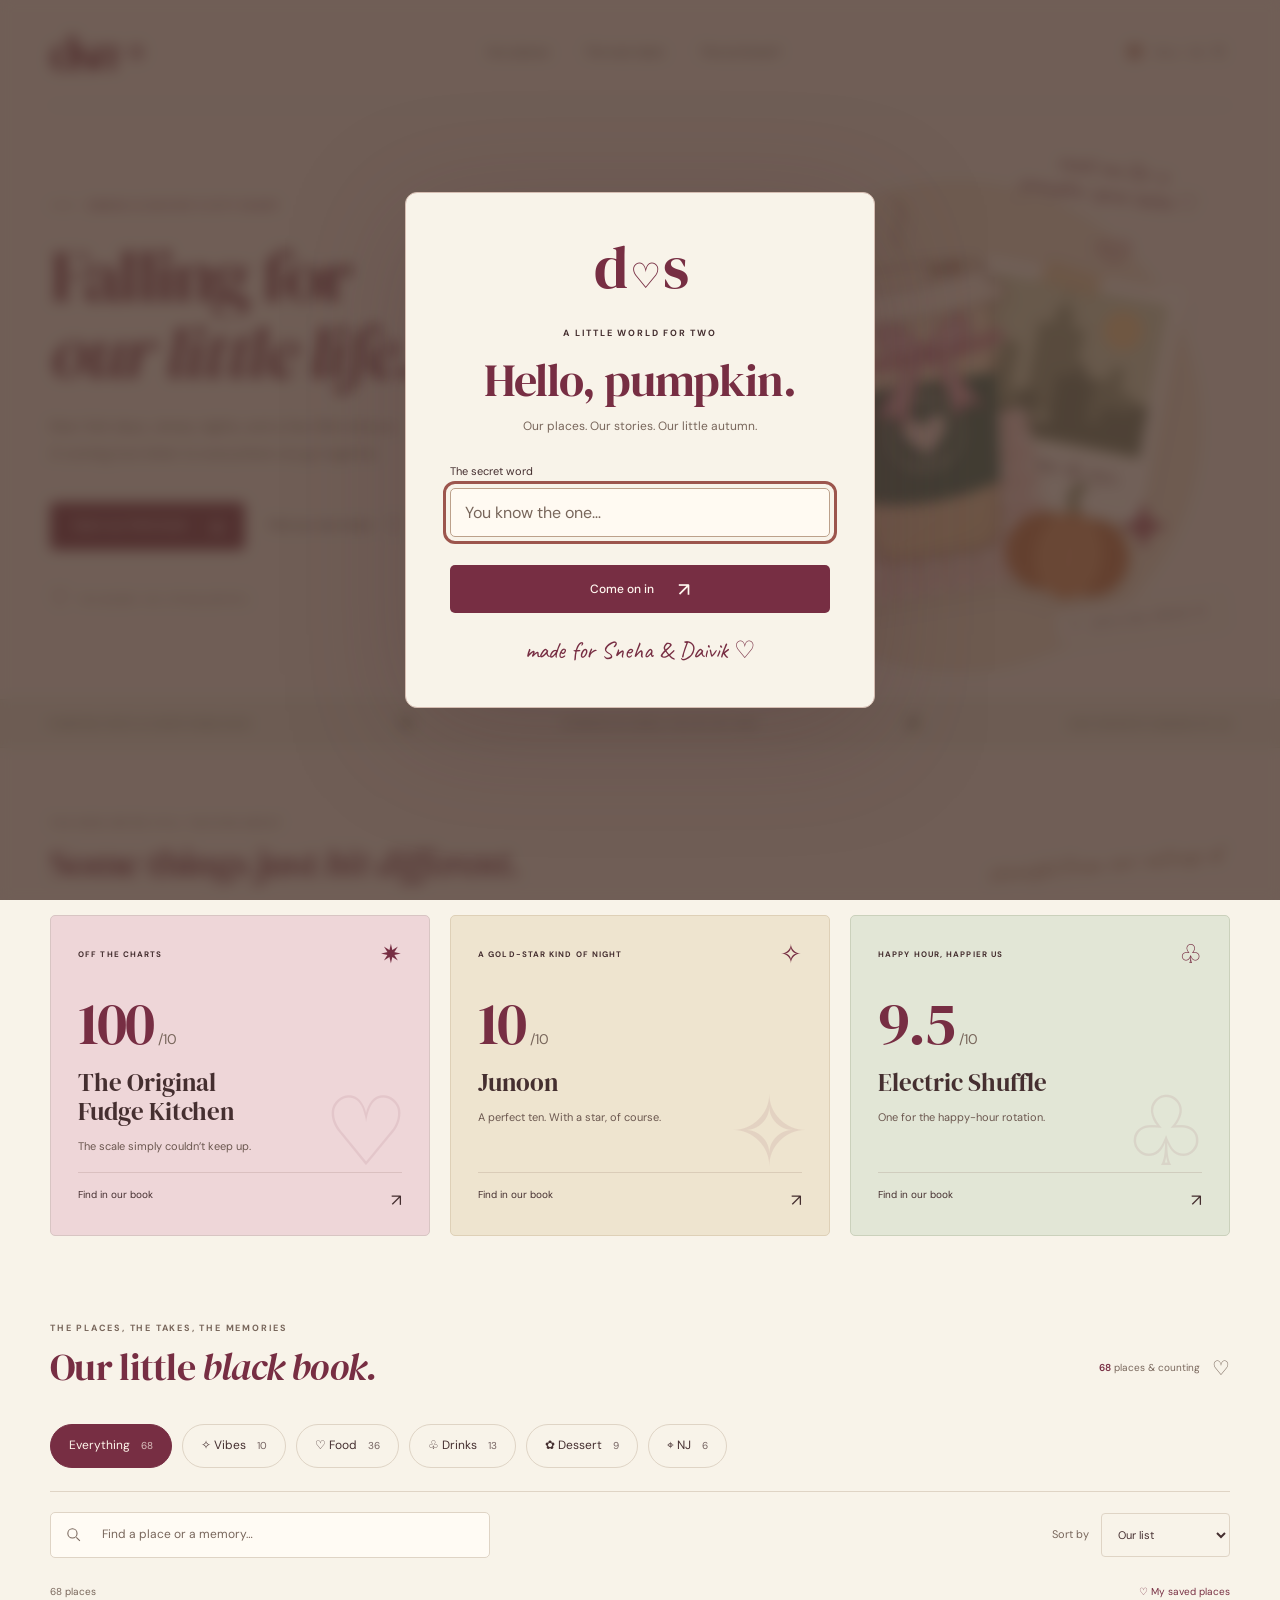
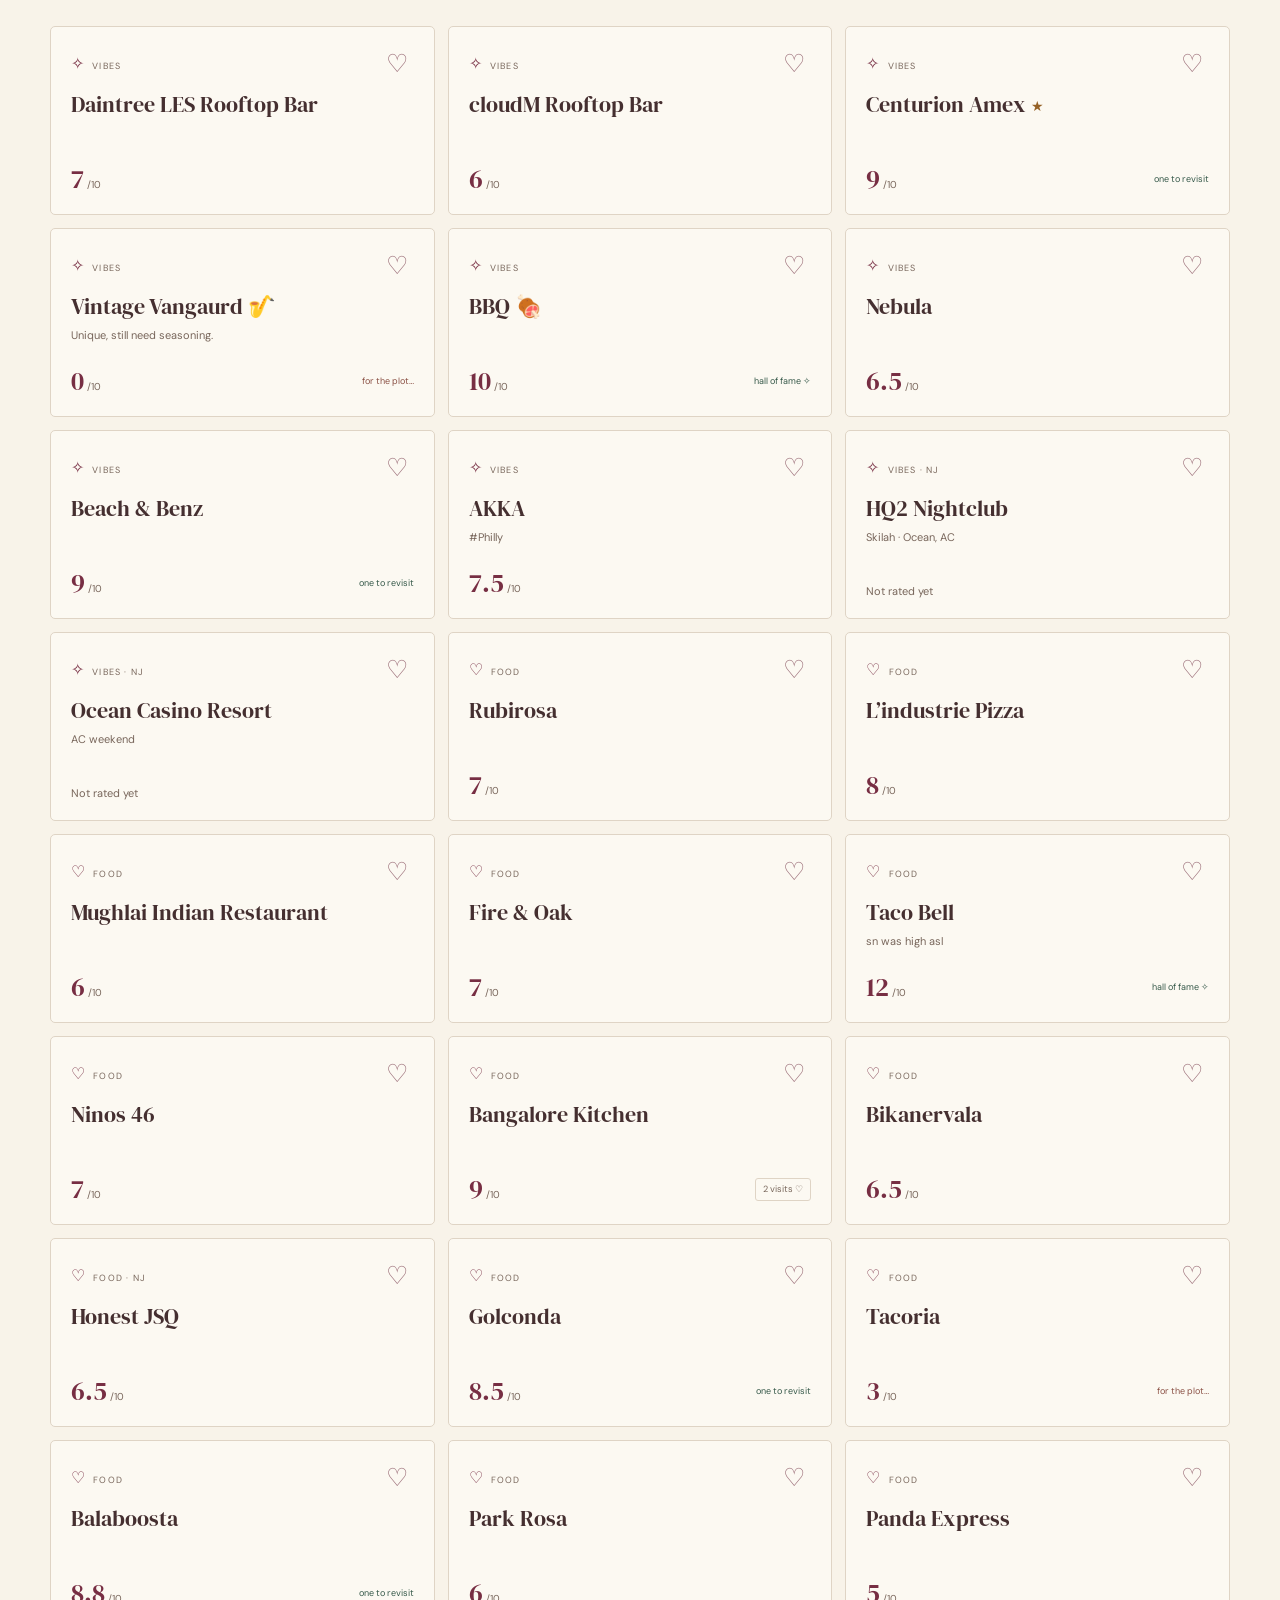
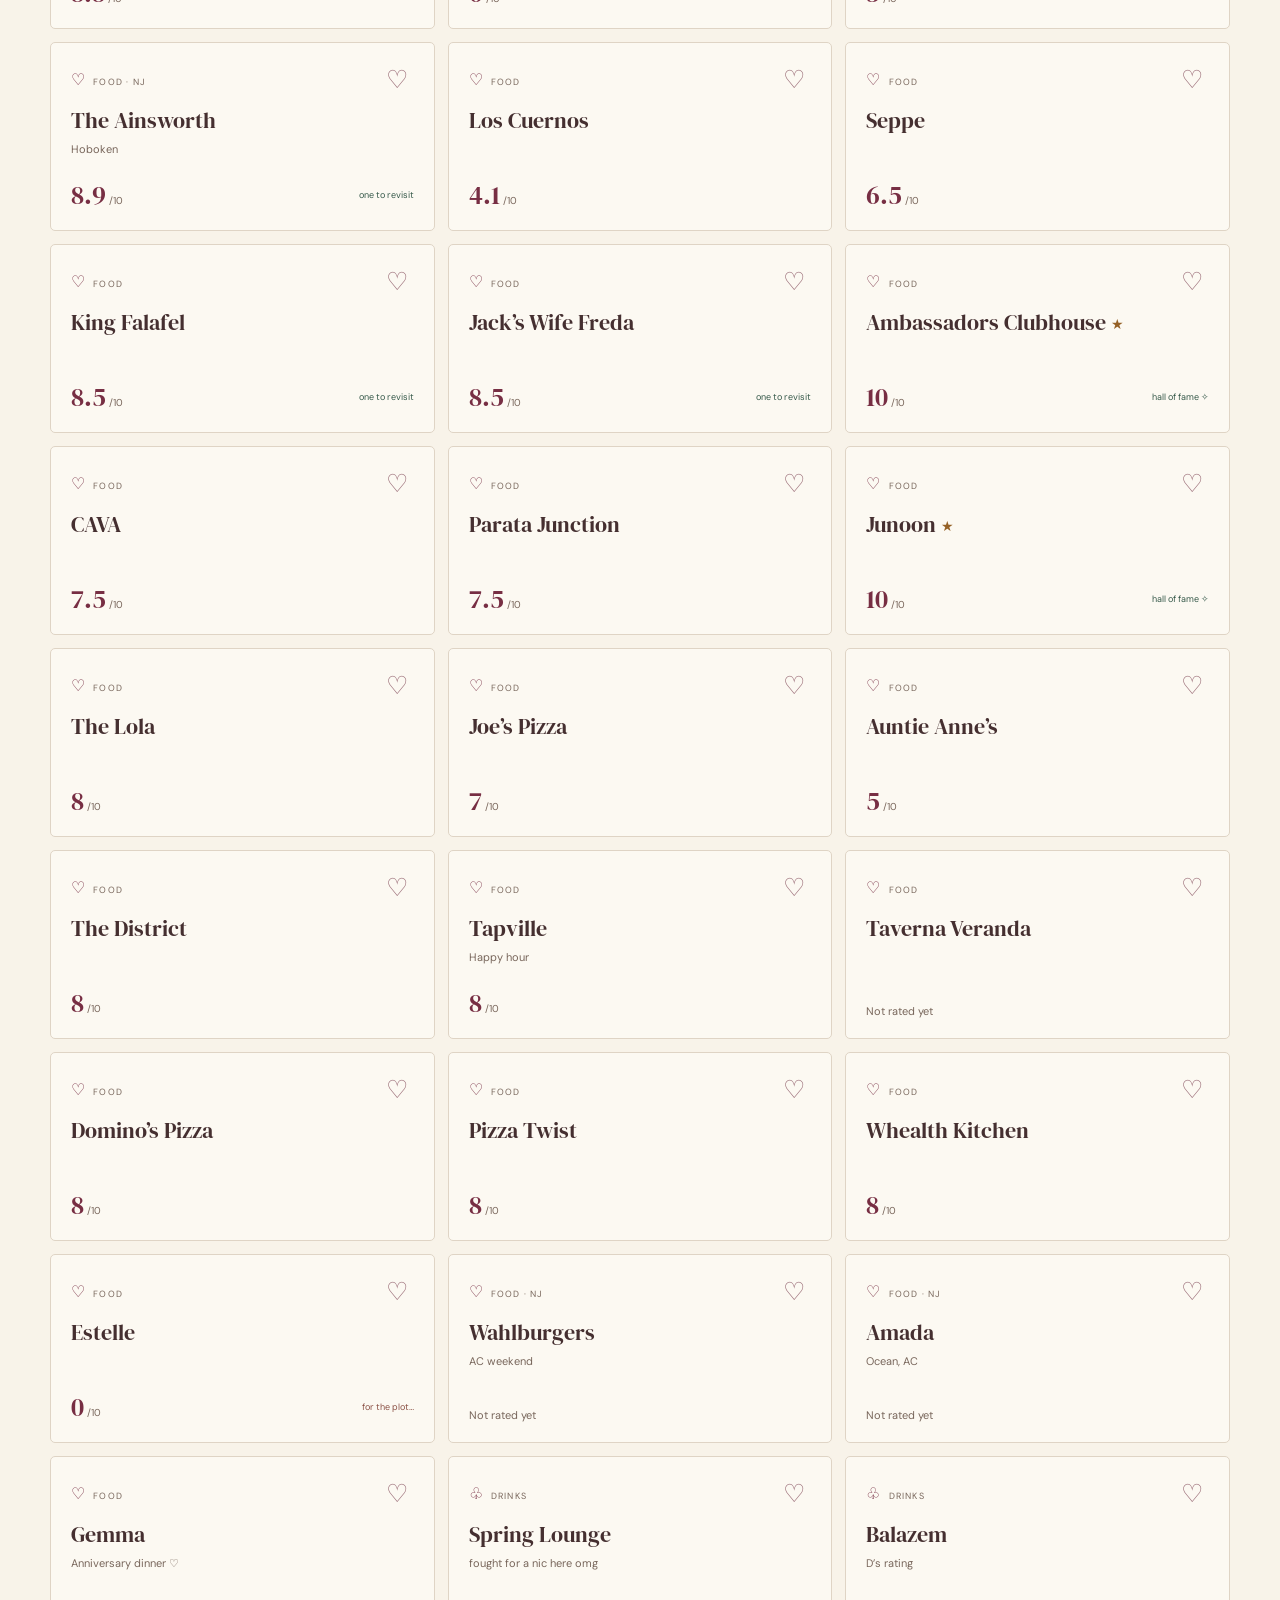
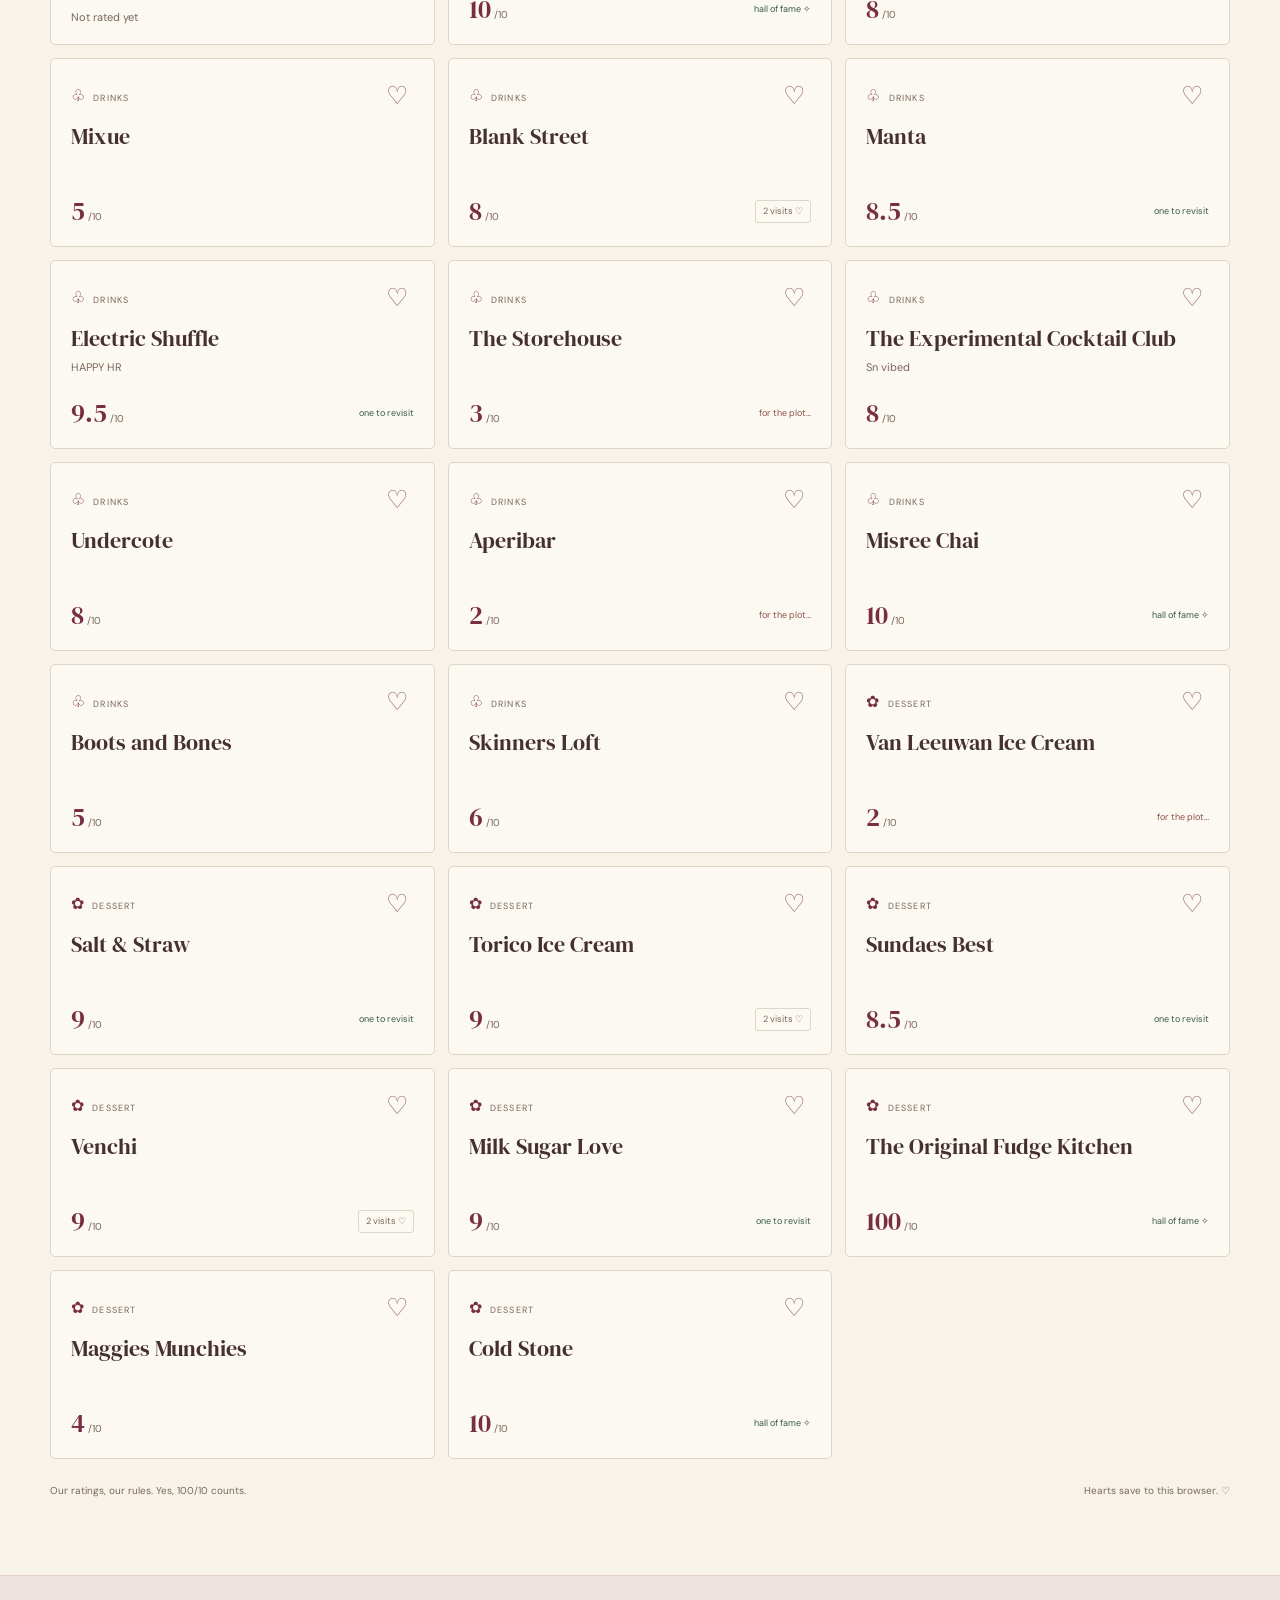
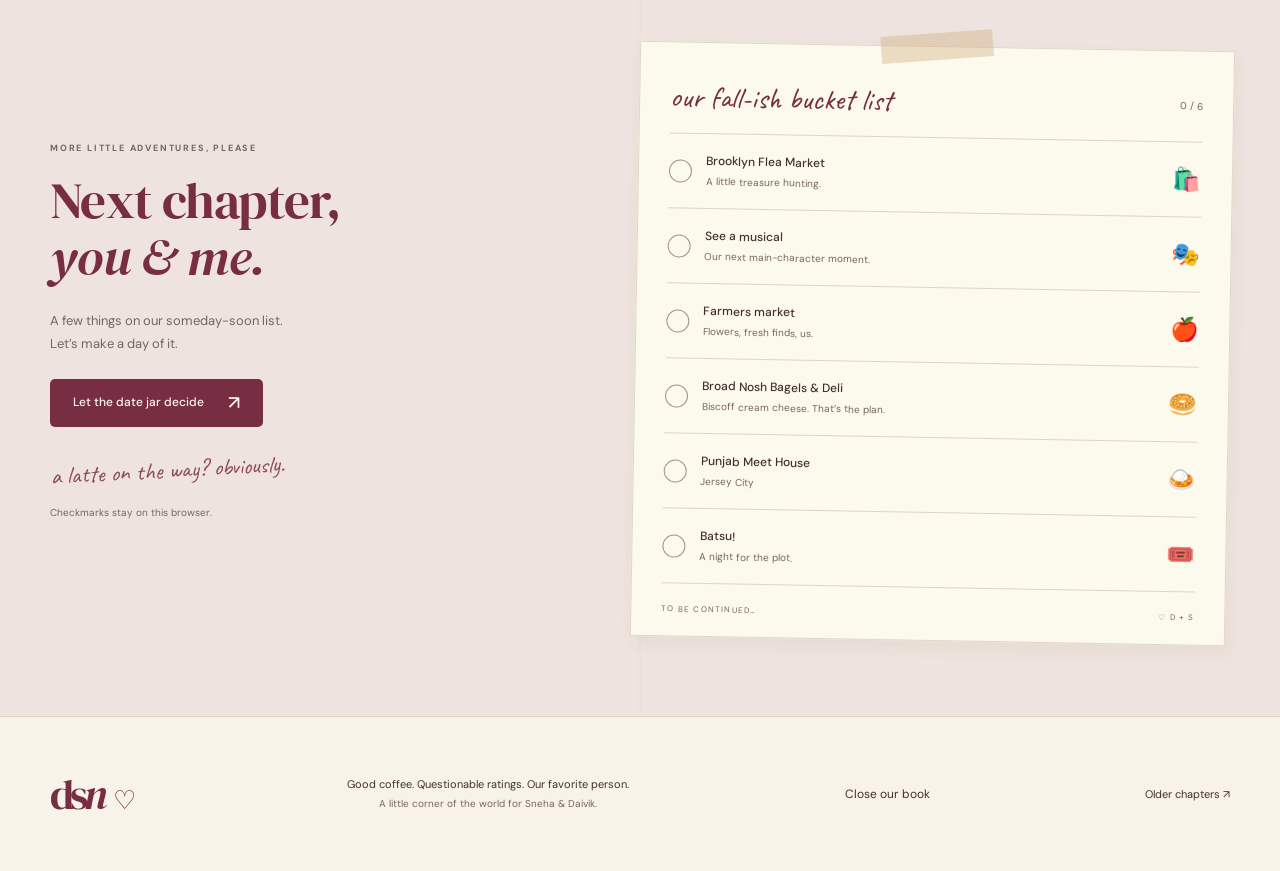
<file: index.html>
<!doctype html>
<html lang="en">
<head>
<meta charset="utf-8">
<meta name="viewport" content="width=device-width,initial-scale=1,viewport-fit=cover">
<meta name="theme-color" content="#f8f3e9">
<meta name="robots" content="noindex,nofollow,noarchive,nosnippet,noimageindex">
<meta name="referrer" content="no-referrer">
<title>DSN · Our little autumn</title>
<meta name="description" content="Sneha & Daivik’s little book of places, memories, and one-more-bite moments.">
<link rel="preconnect" href="https://fonts.googleapis.com">
<link rel="preconnect" href="https://fonts.gstatic.com" crossorigin>
<link href="https://fonts.googleapis.com/css2?family=DM+Sans:wght@400;500;600;700&family=DM+Serif+Display:ital@0;1&family=Caveat:wght@400;600&display=swap" rel="stylesheet">
<link rel="stylesheet" href="style.css">
<script src="places.js" defer></script>
<script src="app.js" defer></script>
</head>
<body>
<a class="skip" href="#little-book">Skip to our places</a>
<dialog id="gate" class="gate" aria-labelledby="gate-title">
  <form id="gate-form">
    <div class="gate-stamp" aria-hidden="true">d<span>♡</span>s</div>
    <p class="eyebrow">A LITTLE WORLD FOR TWO</p>
    <h1 id="gate-title">Hello, pumpkin.</h1>
    <p>Our places. Our stories. Our little autumn.</p>
    <label for="password">The secret word</label>
    <input id="password" type="password" autocomplete="current-password" required placeholder="You know the one…" aria-describedby="gate-error">
    <p id="gate-error" class="error" role="alert"></p>
    <button class="button primary" type="submit">Come on in <span aria-hidden="true">↗</span></button>
    <span class="handwriting">made for Sneha & Daivik ♡</span>
  </form>
</dialog>
<div id="site" inert>
<header class="header wrap">
  <a class="wordmark" href="#" aria-label="DSN home">ds<span class="wordmark-n">n</span><span class="brand-star" aria-hidden="true">✳</span></a>
  <nav aria-label="Main navigation">
    <a href="#little-book">Our places</a><a href="#date-list">The next date</a><a href="archive.html">The archives <span aria-hidden="true">↗</span></a>
  </nav>
  <button id="lock" class="season-label" aria-label="Lock our book"><span aria-hidden="true">❋</span> FALL ’26 <span aria-hidden="true">⌑</span></button>
</header>
<main>
<section class="hero wrap" aria-labelledby="hero-title">
  <div class="hero-copy">
    <p class="eyebrow"><span class="little-line"></span> SNEHA & DAIVIK’S CITY DIARY</p>
    <h1 id="hero-title">Falling for<br><em>our little life.</em><svg class="title-spark" viewBox="0 0 50 60" aria-hidden="true"><path d="M25 3q0 27 23 27-23 0-23 27Q25 30 2 30 25 30 25 3Z"/></svg></h1>
    <p class="hero-description">New York days, Jersey nights, and a few little detours.<br class="desktop-br"> A running love letter to everywhere we go together.</p>
    <div class="hero-actions"><a class="button primary" href="#little-book">Open our little book <span aria-hidden="true">↘</span></a><button class="text-button" id="pick-date">Pick our next date <span aria-hidden="true">♡</span></button></div>
    <div class="hero-signoff"><span class="mini-heart" aria-hidden="true">♡</span><span>two people. very strong opinions.</span></div>
  </div>
  <div class="hero-art" aria-label="An autumn scrapbook illustration with a pink-ribboned latte, pumpkins, and a New York postcard" role="img">
    <div class="art-circle"></div><span class="art-note handwriting">meet me for a<br>pumpkin spice latte ♡</span>
    <svg class="scrapbook" viewBox="0 0 560 500" fill="none" aria-hidden="true">
      <defs><pattern id="gingham" width="28" height="28" patternUnits="userSpaceOnUse"><rect width="28" height="28" fill="#f8e4df"/><path d="M0 7h28M7 0v28" stroke="#dc9f9a" stroke-opacity=".4" stroke-width="14"/></pattern><filter id="shadow" x="-35%" y="-30%" width="170%" height="180%"><feDropShadow dx="0" dy="9" stdDeviation="7" flood-color="#684133" flood-opacity=".12"/></filter><linearGradient id="coffee" x1="210" y1="120" x2="340" y2="410" gradientUnits="userSpaceOnUse"><stop stop-color="#fcf0d9"/><stop offset="1" stop-color="#e7c196"/></linearGradient></defs>
      <g transform="rotate(11 380 240)" filter="url(#shadow)"><rect x="287" y="112" width="205" height="238" rx="3" fill="#fffcf3"/><rect x="300" y="126" width="179" height="160" fill="#d6dbba"/><circle cx="438" cy="160" r="20" fill="#f7d292"/><path d="M302 259v-46h18v-21h18v46h15v-72h15v-18h8v-17h3v17h7v18h14v81h12v-35h22v-14h13v24h14v37" fill="#929d7d"/><path d="M301 275v-35h22v15h25v-18h17v29h16v-51h18v-13h10v13h10v42h12v-17h30v-9h17v44" fill="#68775f"/><path d="M301 278h178" stroke="#68775f" stroke-width="9"/><text x="330" y="316" fill="#6e3e46" font-size="23" font-family="Georgia" font-style="italic">you, me & nyc.</text><path d="m351 105 57 6-4 22-60-6Z" fill="#e1c28c" fill-opacity=".7"/></g>
      <g transform="rotate(-9 230 315)" filter="url(#shadow)"><rect x="78" y="270" width="285" height="172" rx="8" fill="url(#gingham)"/><path d="M90 282h261v148H90Z" stroke="#fff7ed" stroke-dasharray="4 5" stroke-width="2"/></g>
      <g transform="rotate(-9 235 252)" filter="url(#shadow)">
        <path d="m152 148 26 229q4 24 28 25h76q24-1 27-25l27-229" fill="url(#coffee)" stroke="#835747" stroke-width="2"/>
        <path d="m162 228 11 110q65 22 143 0l13-110Z" fill="#366454"/>
        <ellipse cx="247" cy="278" rx="37" ry="37" stroke="#efe9d7" stroke-width="1.5"/>
        <path d="M248 300c-33-22-25-45-9-37l9 9 8-9c17-8 24 15-8 37Z" fill="#f7e4db"/>
        <path d="M224 248h46m-44 60h43" stroke="#efe9d7" stroke-width="1.3"/>
        <path d="M137 140q104-24 212 0v16q-105 18-212 0Z" fill="#fdf4e6" stroke="#835747" stroke-width="2"/>
        <path d="M150 137v-14q95-24 186 0v14" fill="#fff8ee" stroke="#835747" stroke-width="2"/>
        <ellipse cx="244" cy="120" rx="88" ry="10" fill="#f4e6d2" stroke="#835747" stroke-width="2"/>
        <path d="M279 118h30" stroke="#835747" stroke-width="5" stroke-linecap="round"/>
        <path class="steam" d="M219 95c-21-24 17-30-2-52m37 48c-19-22 20-29 1-51" stroke="#a5745f" stroke-width="2" stroke-linecap="round"/>
        <path d="M147 191q102 28 194 0" stroke="#d38a9b" stroke-width="13"/>
        <path d="M262 198c-15-37-53-43-48-17 2 14 29 21 48 17Zm0 0c17-39 54-40 48-15-4 15-28 18-48 15Z" fill="#e6afbc" stroke="#aa5a73" stroke-width="2"/>
        <path d="m258 201-30 70-6-16-19 1 48-57m17 2 15 65 11-12 15 6-35-60" fill="#e6afbc" stroke="#aa5a73" stroke-width="2"/><ellipse cx="263" cy="198" rx="9" ry="7" fill="#c6768e"/>
      </g>
      <g transform="rotate(8 397 401)" filter="url(#shadow)"><path d="M399 358q-13-22 2-29" stroke="#687348" stroke-width="8" stroke-linecap="round"/><ellipse cx="371" cy="399" rx="38" ry="39" fill="#c37143"/><ellipse cx="420" cy="399" rx="38" ry="39" fill="#c37143"/><ellipse cx="397" cy="400" rx="33" ry="44" fill="#df935f"/><path d="M397 358c-16 23-17 61 0 83m0-83c18 27 19 62 0 83" stroke="#bf6d40" stroke-width="2"/></g>
      <g transform="rotate(-24 88 196)"><path d="M90 247v-90" stroke="#93573c" stroke-width="2"/><path d="M88 222c-27 1-33-25-33-25 25-1 34 25 34 25Zm2-21c24-3 27-29 27-29-24 2-27 29-27 29Zm-1-16c-23-3-23-27-23-27 21 4 23 27 23 27Zm1-22c18-6 13-27 13-27-17 9-13 27-13 27Z" fill="#aa613d"/></g>
      <path d="m466 364 7-19 6 19 18 6-18 7-6 18-7-18-17-7Z" fill="#a64f65"/><path d="m124 87 4-14 4 14 13 4-13 4-4 13-4-13-13-4Z" fill="#a64f65"/><path d="M443 90c-15-15-20-2-10 6l10 7 10-7c12-10 0-20-10-6Z" stroke="#a64f65" stroke-width="2"/>
    </svg>
    <div class="art-label"><span aria-hidden="true">✳</span> extra cozy, always us.</div>
  </div>
</section>
<div class="season-strip"><div class="wrap"><span>PUMPKIN SPICE & EVERYTHING NICE</span><span aria-hidden="true">✳</span><span>STARBIES IN HAND, YOU BY MY SIDE</span><span aria-hidden="true">✳</span><span>OUR FAVORITE SEASON OF US</span></div></div>
<section class="favorites-section wrap" aria-labelledby="favorites-heading">
  <div class="section-heading"><div><p class="eyebrow">THE ONES WE’RE STILL TALKING ABOUT</p><h2 id="favorites-heading">Some things just <em>hit different.</em></h2></div><span class="handwriting heading-note">straight from our ratings ↙</span></div>
  <div class="spotlight-grid">
    <article class="spotlight fudge"><div class="spotlight-top"><span class="eyebrow">OFF THE CHARTS</span><span aria-hidden="true">✷</span></div><p class="big-score">100<span>/10</span></p><h3>The Original<br>Fudge Kitchen</h3><p>The scale simply couldn’t keep up.</p><button class="small-link" data-find="The Original Fudge Kitchen">Find in our book <span aria-hidden="true">↗</span></button><span class="outline-heart" aria-hidden="true">♡</span></article>
    <article class="spotlight junoon"><div class="spotlight-top"><span class="eyebrow">A GOLD-STAR KIND OF NIGHT</span><span aria-hidden="true">✧</span></div><p class="big-score">10<span>/10</span></p><h3>Junoon</h3><p>A perfect ten. With a star, of course.</p><button class="small-link" data-find="Junoon">Find in our book <span aria-hidden="true">↗</span></button><span class="outline-heart" aria-hidden="true">✧</span></article>
    <article class="spotlight shuffle"><div class="spotlight-top"><span class="eyebrow">HAPPY HOUR, HAPPIER US</span><span aria-hidden="true">♧</span></div><p class="big-score">9.5<span>/10</span></p><h3>Electric Shuffle</h3><p>One for the happy-hour rotation.</p><button class="small-link" data-find="Electric Shuffle">Find in our book <span aria-hidden="true">↗</span></button><span class="outline-heart" aria-hidden="true">♧</span></article>
  </div>
</section>
<section class="book-section wrap" id="little-book" aria-labelledby="book-title">
  <div class="section-heading"><div><p class="eyebrow">THE PLACES, THE TAKES, THE MEMORIES</p><h2 id="book-title">Our little <em>black book.</em></h2></div><p class="book-total"><strong id="place-total">68</strong> places & counting <span aria-hidden="true">♡</span></p></div>
  <div class="book-controls">
    <div class="category-tabs" role="group" aria-label="Filter by category"><button data-category="all" aria-pressed="true">Everything <span>68</span></button><button data-category="vibes" aria-pressed="false">✧ Vibes <span>10</span></button><button data-category="food" aria-pressed="false">♡ Food <span>36</span></button><button data-category="drinks" aria-pressed="false">♧ Drinks <span>13</span></button><button data-category="dessert" aria-pressed="false">✿ Dessert <span>9</span></button><button data-category="nj" aria-pressed="false">⌖ NJ <span>6</span></button></div>
    <div class="search-row"><label class="search-field"><svg viewBox="0 0 24 24" aria-hidden="true"><circle cx="10.5" cy="10.5" r="6.5"/><path d="m16 16 5 5"/></svg><span class="sr-only">Search places or memories</span><input id="search" type="search" placeholder="Find a place or a memory…" autocomplete="off"></label><label class="sort-field"><span>Sort by</span><select id="sort"><option value="list">Our list</option><option value="rating">Highest rating</option><option value="name">A–Z</option><option value="low">Lowest rating</option></select></label></div>
    <div class="book-meta"><p id="result-count" role="status" aria-live="polite"></p><button id="favorites-only" class="favorite-filter" aria-pressed="false">♡ My saved places</button></div>
  </div>
  <div id="places-grid" class="places-grid"></div>
  <div id="empty-state" class="empty-state" hidden><span aria-hidden="true">♡</span><h3 id="empty-title">No little memories here yet.</h3><p id="empty-copy">Try another search, or start fresh.</p><button id="reset" class="button secondary">Reset filters</button></div>
  <div class="book-footnote"><span>Our ratings, our rules. Yes, 100/10 counts.</span><span>Hearts save to this browser. <span aria-hidden="true">♡</span></span></div>
</section>
<section class="date-section" id="date-list" aria-labelledby="dates-title"><div class="wrap date-layout">
  <div class="date-intro"><p class="eyebrow">MORE LITTLE ADVENTURES, PLEASE</p><h2 id="dates-title">Next chapter,<br><em>you & me.</em></h2><p>A few things on our someday-soon list.<br>Let’s make a day of it.</p><button id="pick-date-bottom" class="button primary">Let the date jar decide <span aria-hidden="true">↗</span></button><span class="handwriting">a latte on the way? obviously.</span><p class="local-note">Checkmarks stay on this browser.</p></div>
  <div class="date-paper"><div class="paper-title"><span class="handwriting">our fall-ish bucket list</span><span id="date-progress">0 / 6</span></div><div id="date-items"></div><div class="paper-footer"><span>TO BE CONTINUED…</span><span aria-hidden="true">♡ D + S</span></div></div>
</div></section>
<footer class="wrap footer"><div class="footer-brand">ds<span>n</span><span aria-hidden="true">♡</span></div><p>Good coffee. Questionable ratings. Our favorite person.<br><span>A little corner of the world for Sneha & Daivik.</span></p><button id="lock-footer" class="text-button">Close our book</button><a href="archive.html">Older chapters <span aria-hidden="true">↗</span></a></footer>
</main>
</div>
<dialog id="date-dialog" class="date-dialog" aria-labelledby="picked-name"><button class="dialog-close" id="close-date" aria-label="Close date idea">×</button><p class="eyebrow">THE DATE JAR SAYS…</p><span class="picked-icon" id="picked-icon" aria-hidden="true"></span><h2 id="picked-name"></h2><p id="picked-note"></p><div class="dialog-actions"><button id="repick" class="button secondary">One more pick ↻</button><button id="see-list" class="button primary">See our list ↗</button></div><span class="handwriting">anywhere, as long as it’s with you.</span></dialog>
<div id="toast" class="toast" role="status" aria-live="polite"></div>
<noscript><style>#site{display:none}</style><p class="noscript">Please enable JavaScript to open our interactive book.</p></noscript>
</body>
</html>
</file>
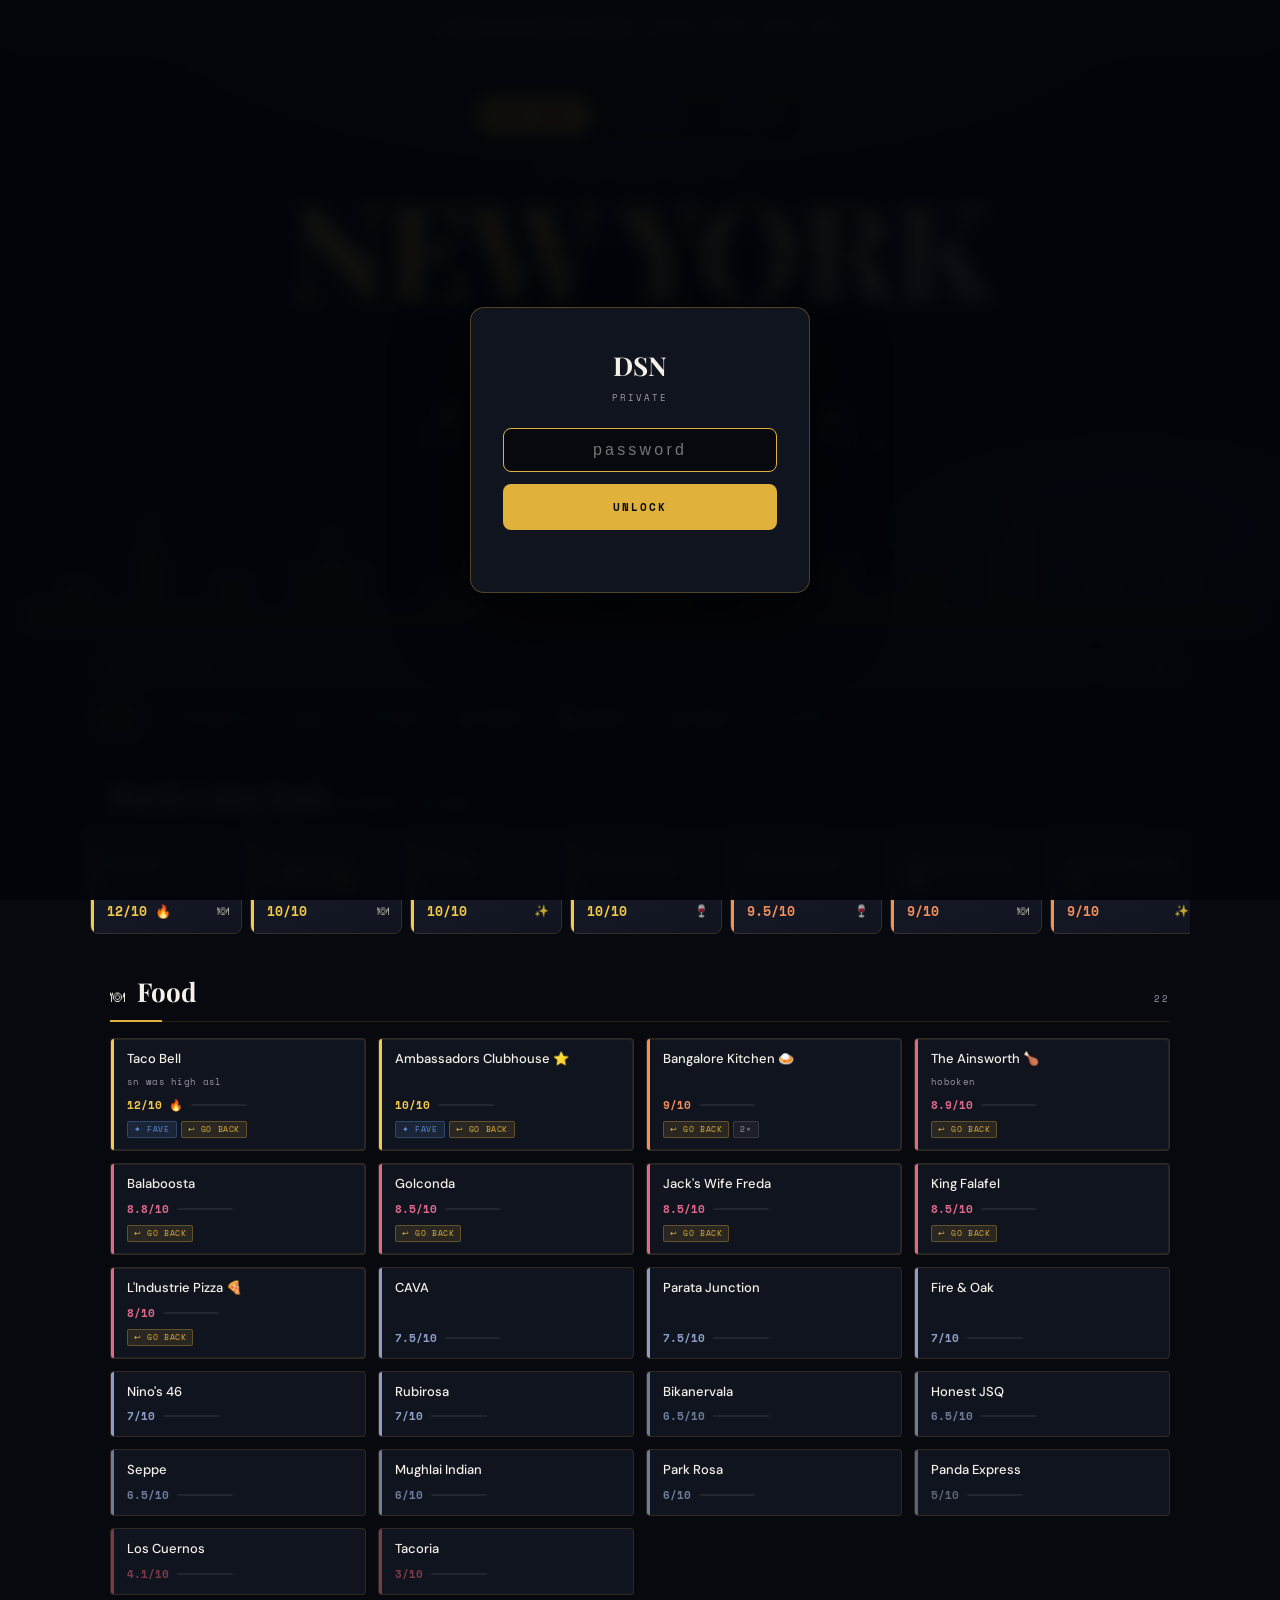
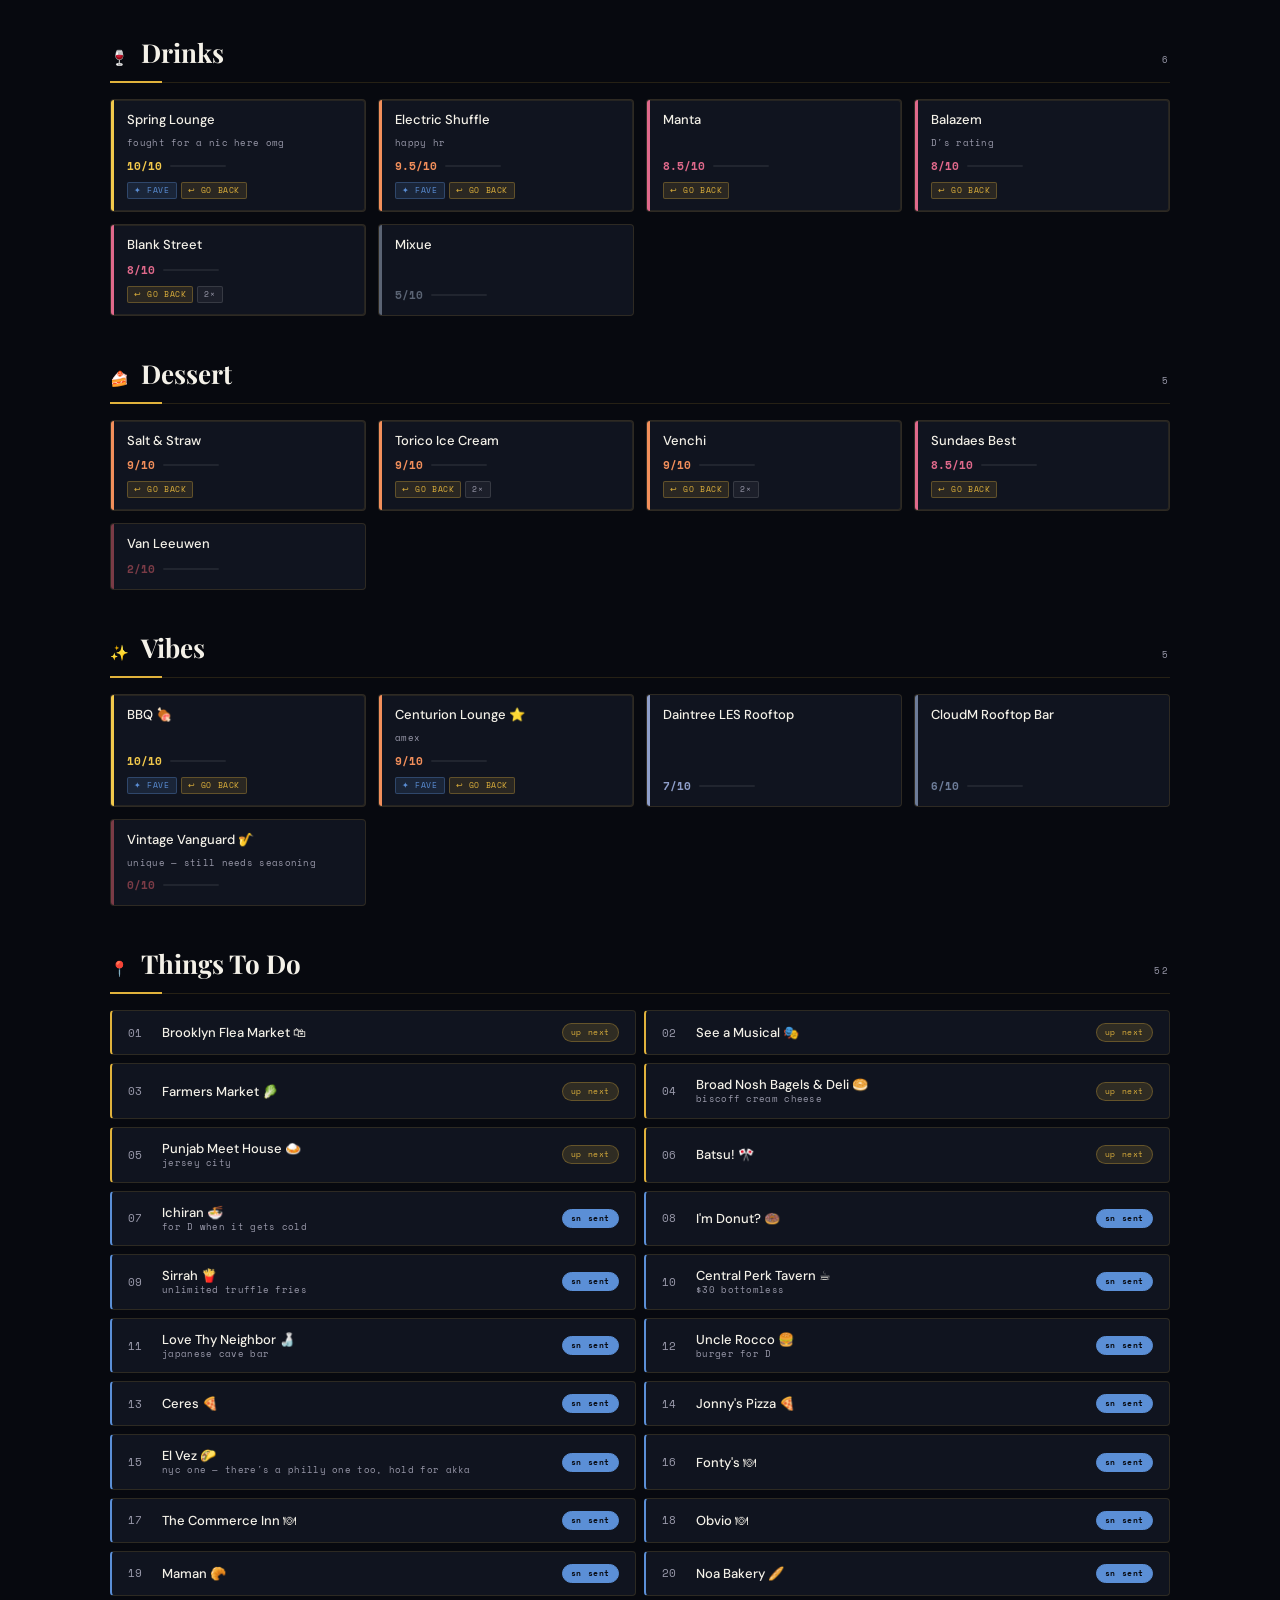
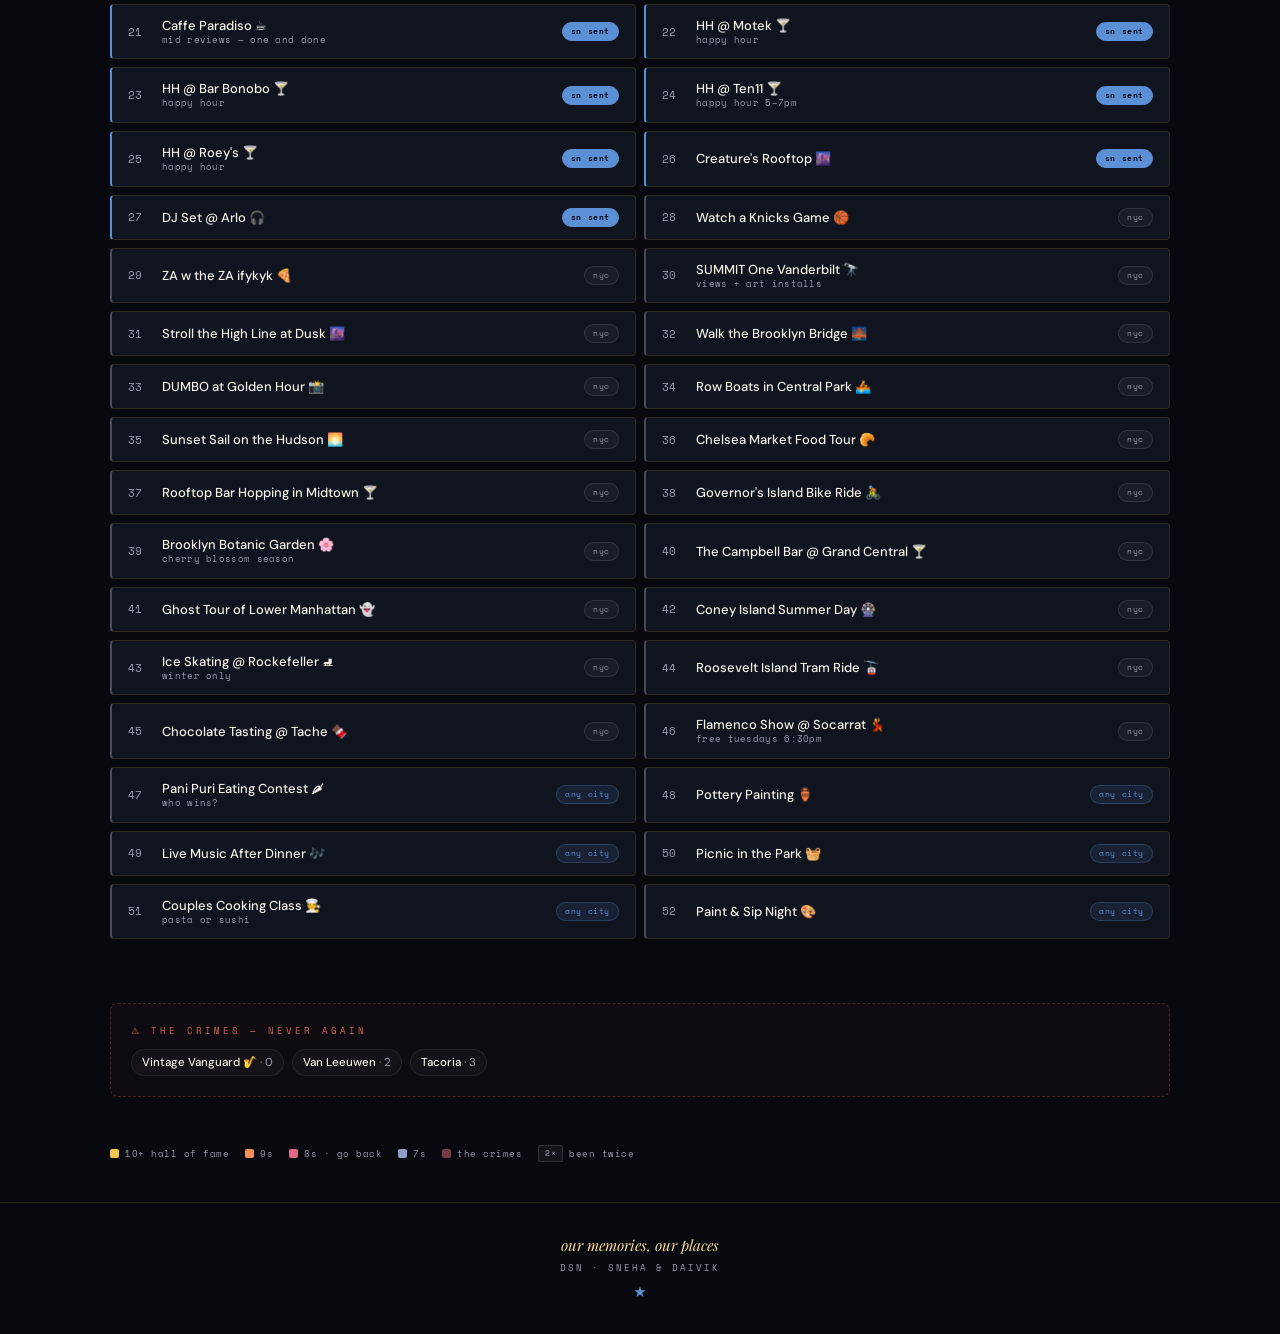
<file: archive.html>
<!DOCTYPE html>
<html lang="en" data-city="nyc">
<head>
<meta charset="UTF-8">
<meta name="viewport" content="width=device-width, initial-scale=1.0, viewport-fit=cover">
<meta name="apple-mobile-web-app-capable" content="yes">
<meta name="apple-mobile-web-app-status-bar-style" content="black-translucent">
<meta name="theme-color" content="#07090f">
<meta name="robots" content="noindex, nofollow, noarchive, nosnippet, noimageindex">
<meta name="googlebot" content="noindex, nofollow">
<meta name="referrer" content="no-referrer">
<title>DSN Places · The Archive</title>
<link rel="preconnect" href="https://fonts.googleapis.com">
<link rel="preconnect" href="https://fonts.gstatic.com" crossorigin>
<link href="https://fonts.googleapis.com/css2?family=Playfair+Display:ital,wght@0,400;0,700;0,900;1,400&family=DM+Sans:wght@300;400;500;600&family=Space+Mono:wght@400;700&display=swap" rel="stylesheet">
<style>
/* ═══════════════════════════════════════════════════════════
   DESIGN TOKENS
   ═══════════════════════════════════════════════════════════ */
:root {
  /* spacing — 8pt grid */
  --s1: 4px;  --s2: 8px;  --s3: 12px; --s4: 16px;
  --s5: 20px; --s6: 24px; --s8: 32px; --s10: 40px;
  --s12: 48px; --s16: 64px;

  /* type scale */
  --t-xs: 9px; --t-sm: 10.5px; --t-md: 13px;
  --t-lg: 15px; --t-xl: 20px; --t-2xl: 26px;

  /* radii */
  --r-sm: 4px; --r-md: 8px; --r-lg: 14px; --r-pill: 999px;

  /* rating ramp — shared across cities so tiers read the same everywhere */
  --rt-elite: #f2c94c;
  --rt-9:     #f28f5b;
  --rt-8:     #e0698b;
  --rt-7:     #8e9ec9;
  --rt-6:     #6d7c98;
  --rt-5:     #5b6474;
  --rt-low:   #7a3b46;
  --rt-none:  #4a4a58;

  --ease: cubic-bezier(.22,.61,.36,1);
}

/* ── NEW YORK: midnight + brass ── */
:root[data-city="nyc"] {
  --bg:        #07090f;
  --surface:   #10141f;
  --surface-2: #171d2b;
  --border:    rgba(224,178,60,.14);
  --border-2:  rgba(224,178,60,.30);
  --text:      #f4f1e8;
  --muted:     #9a9aab;
  --accent:    #e0b23c;
  --accent-lt: #f7dc95;
  --accent-dk: #7a5f1c;
  --accent-rgb: 224,178,60;
  --second:    #5b8fd6;
  --second-rgb: 91,143,214;
  --glow-1:    rgba(224,178,60,.16);
  --glow-2:    rgba(91,143,214,.12);
  --warn:      #cf6058;
  --warn-rgb:  207,96,88;
  --star:      "★";
}

/* ── CHICAGO: lakefront blue + flag red ── */
:root[data-city="chi"] {
  --bg:        #050f18;
  --surface:   #0c1a26;
  --surface-2: #122534;
  --border:    rgba(65,182,230,.14);
  --border-2:  rgba(65,182,230,.32);
  --text:      #eaf4fa;
  --muted:     #8ba3b4;
  --accent:    #41b6e6;
  --accent-lt: #9fdff8;
  --accent-dk: #1d5f80;
  --accent-rgb: 65,182,230;
  --second:    #e4415c;
  --second-rgb: 228,65,92;
  --glow-1:    rgba(65,182,230,.14);
  --glow-2:    rgba(228,65,92,.14);
  --warn:      #e4415c;
  --warn-rgb:  228,65,92;
  --star:      "✶";
}

/* ── PHILADELPHIA: liberty-bell patina + brick ── */
:root[data-city="phl"] {
  --bg:        #100c0e;
  --surface:   #1b1417;
  --surface-2: #261b1f;
  --border:    rgba(96,196,174,.14);
  --border-2:  rgba(96,196,174,.32);
  --text:      #f4eee9;
  --muted:     #a3928f;
  --accent:    #60c4ae;
  --accent-lt: #a8e6d7;
  --accent-dk: #2c6b5e;
  --accent-rgb: 96,196,174;
  --second:    #d4614e;
  --second-rgb: 212,97,78;
  --glow-1:    rgba(96,196,174,.13);
  --glow-2:    rgba(212,97,78,.13);
  --warn:      #d4614e;
  --warn-rgb:  212,97,78;
  --star:      "✦";
}

* { margin:0; padding:0; box-sizing:border-box; }

html { scroll-behavior:smooth; }

body {
  background: var(--bg);
  color: var(--text);
  font-family:'DM Sans',system-ui,sans-serif;
  min-height:100vh;
  overflow-x:hidden;
  -webkit-text-size-adjust:100%;
  -webkit-tap-highlight-color:transparent;
  padding-bottom: env(safe-area-inset-bottom);
  transition: background-color .5s var(--ease), color .5s var(--ease);
}

/* film grain */
body::after {
  content:'';position:fixed;inset:0;z-index:900;pointer-events:none;opacity:.45;
  background-image:url("data:image/svg+xml,%3Csvg viewBox='0 0 200 200' xmlns='http://www.w3.org/2000/svg'%3E%3Cfilter id='n'%3E%3CfeTurbulence type='fractalNoise' baseFrequency='0.85' numOctaves='4' stitchTiles='stitch'/%3E%3C/filter%3E%3Crect width='100%25' height='100%25' filter='url(%23n)' opacity='0.035'/%3E%3C/svg%3E");
}

:focus-visible { outline:2px solid var(--accent); outline-offset:2px; border-radius:2px; }

.mono { font-family:'Space Mono',monospace; }
.serif { font-family:'Playfair Display',serif; }

/* ═══════════════════════════════════════════════════════════
   HERO
   ═══════════════════════════════════════════════════════════ */
.hero { position:relative; padding:var(--s10) var(--s5) 0; overflow:hidden; text-align:center; }
.hero-fx { position:absolute; inset:0; pointer-events:none; }
.hero-fx::before {
  content:'';position:absolute;inset:0;
  background:
    radial-gradient(ellipse 75% 55% at 50% -8%, var(--glow-1) 0%, transparent 62%),
    radial-gradient(ellipse 45% 40% at 88% 82%, var(--glow-2) 0%, transparent 60%);
  transition:background .5s var(--ease);
}
.hero-fx::after {
  content:'';position:absolute;inset:0;
  background:repeating-linear-gradient(0deg,transparent,transparent 3px,rgba(255,255,255,.012) 3px,rgba(255,255,255,.012) 4px);
}
.hero-inner { position:relative; z-index:2; }

/* city switch */
.city-switch {
  display:inline-flex; gap:var(--s1); padding:var(--s1);
  border:1px solid var(--border); border-radius:var(--r-pill);
  background:rgba(0,0,0,.35); backdrop-filter:blur(10px);
  margin-bottom:var(--s6);
}
.city-btn {
  font-family:'Space Mono',monospace; font-size:var(--t-sm); letter-spacing:2.5px;
  text-transform:uppercase; padding:10px 20px; min-height:40px;
  border:0; border-radius:var(--r-pill); background:transparent;
  color:var(--muted); cursor:pointer; transition:all .3s var(--ease);
}
.city-btn[aria-pressed="true"] { background:var(--accent); color:var(--bg); font-weight:700; }
.city-btn:not([aria-pressed="true"]):hover { color:var(--text); }

.hero-eyebrow {
  font-family:'Space Mono',monospace; font-size:var(--t-xs);
  letter-spacing:5px; text-transform:uppercase; color:var(--accent);
  margin-bottom:var(--s3);
}
.hero-title {
  font-family:'Playfair Display',serif; font-weight:900;
  font-size:clamp(46px,13vw,132px); line-height:.86; letter-spacing:-.02em;
  background:linear-gradient(155deg,var(--accent-lt) 0%,var(--accent) 42%,var(--second) 100%);
  -webkit-background-clip:text; background-clip:text; -webkit-text-fill-color:transparent;
}
/* long city name needs its own step down so it never overflows */
:root[data-city="phl"] .hero-title { font-size:clamp(30px,9vw,104px); }
.hero-sub {
  font-family:'Playfair Display',serif; font-style:italic;
  font-size:clamp(14px,3.4vw,20px); color:var(--accent-lt); margin-top:var(--s3);
  opacity:.85;
}
.hero-names {
  font-family:'Space Mono',monospace; font-size:var(--t-xs);
  letter-spacing:4px; color:var(--muted); margin-top:var(--s3);
}
.hero-names b { color:var(--second); font-weight:400; }

.fade-swap { animation:fadeUp .55s var(--ease); }
@keyframes fadeUp { from{opacity:0;transform:translateY(14px)} to{opacity:1;transform:none} }

/* stats */
.stats {
  display:flex; justify-content:center; flex-wrap:wrap;
  gap:var(--s2); margin-top:var(--s6);
}
.stat {
  flex:1 1 68px; max-width:120px;
  border:1px solid var(--border); border-radius:var(--r-md);
  background:rgba(255,255,255,.02); padding:var(--s3) var(--s2);
}
.stat-num {
  font-family:'Playfair Display',serif; font-weight:700;
  font-size:var(--t-xl); color:var(--accent-lt); line-height:1;
}
.stat-label {
  font-family:'Space Mono',monospace; font-size:7.5px; letter-spacing:1.4px;
  color:var(--muted); text-transform:uppercase; margin-top:6px; line-height:1.4;
}

/* skyline */
.skyline { position:relative; z-index:1; margin-top:var(--s6); line-height:0; }
.skyline svg { display:block; width:100%; height:auto; }
.skyline svg { fill:var(--accent); opacity:.16; }
.skyline .sky-nyc, .skyline .sky-chi, .skyline .sky-phl { display:none; }
:root[data-city="nyc"] .skyline .sky-nyc { display:block; }
:root[data-city="chi"] .skyline .sky-chi { display:block; }
:root[data-city="phl"] .skyline .sky-phl { display:block; }

/* ═══════════════════════════════════════════════════════════
   STICKY CONTROLS
   ═══════════════════════════════════════════════════════════ */
.sticky-top {
  position:sticky; top:0; z-index:100;
  background:color-mix(in srgb, var(--bg) 92%, transparent);
  -webkit-backdrop-filter:blur(18px); backdrop-filter:blur(18px);
  border-bottom:1px solid var(--border);
  padding:var(--s3) var(--s4) var(--s2);
}
.controls-row { display:flex; gap:var(--s2); margin-bottom:var(--s2); max-width:1100px; margin-inline:auto; }
.search-input {
  flex:1; background:var(--surface); border:1px solid var(--border);
  padding:11px var(--s4); color:var(--text);
  font-family:'DM Sans',sans-serif; font-size:16px;
  border-radius:var(--r-md); outline:none; -webkit-appearance:none;
  transition:border-color .2s;
}
.search-input::placeholder { color:var(--muted); }
.search-input:focus { border-color:var(--border-2); }
.sort-btn {
  flex-shrink:0; min-height:44px; padding:0 var(--s4);
  font-family:'Space Mono',monospace; font-size:var(--t-xs); letter-spacing:1px;
  background:var(--surface); border:1px solid var(--border); color:var(--muted);
  border-radius:var(--r-md); cursor:pointer; text-transform:uppercase; transition:all .2s;
}
.sort-btn:hover { color:var(--text); border-color:var(--border-2); }

.filters {
  display:flex; gap:var(--s2); overflow-x:auto; -webkit-overflow-scrolling:touch;
  scrollbar-width:none; padding-bottom:2px; max-width:1100px; margin-inline:auto;
}
.filters::-webkit-scrollbar { display:none; }
.filter-btn {
  flex-shrink:0; font-family:'Space Mono',monospace; font-size:var(--t-xs);
  letter-spacing:1px; padding:9px var(--s4); min-height:38px;
  border:1px solid var(--border); background:transparent; color:var(--muted);
  cursor:pointer; border-radius:var(--r-pill); white-space:nowrap;
  text-transform:uppercase; transition:all .2s;
}
.filter-btn:hover { color:var(--text); }
.filter-btn[aria-pressed="true"] {
  border-color:var(--accent); color:var(--accent);
  background:rgba(var(--accent-rgb),.12);
}

/* ═══════════════════════════════════════════════════════════
   GO-BACK RAIL
   ═══════════════════════════════════════════════════════════ */
.rail-wrap { padding:var(--s8) 0 0; max-width:1100px; margin-inline:auto; }
.rail-head { padding:0 var(--s5); display:flex; align-items:baseline; gap:var(--s3); flex-wrap:wrap; }
.rail-title {
  font-family:'Playfair Display',serif; font-size:var(--t-2xl);
  font-weight:700; color:var(--text);
}
.rail-note { font-family:'Space Mono',monospace; font-size:var(--t-xs); color:var(--muted); letter-spacing:1.5px; }
.rail {
  display:flex; gap:var(--s2); overflow-x:auto; -webkit-overflow-scrolling:touch;
  scrollbar-width:none; padding:var(--s4) var(--s5) var(--s2);
  scroll-snap-type:x mandatory;
}
.rail::-webkit-scrollbar { display:none; }
.rail-card {
  flex:0 0 152px; scroll-snap-align:start;
  background:linear-gradient(160deg,var(--surface-2),var(--surface));
  border:1px solid var(--border); border-radius:var(--r-md);
  padding:var(--s3) var(--s3) var(--s3) var(--s4);
  position:relative; overflow:hidden;
  display:flex; flex-direction:column; justify-content:space-between; gap:var(--s3);
  min-height:104px;
}
.rail-card::before { content:''; position:absolute; left:0; top:0; bottom:0; width:3px; background:var(--card-color,var(--accent)); }
.rail-rank {
  font-family:'Space Mono',monospace; font-size:var(--t-xs);
  color:var(--muted); letter-spacing:1px;
}
.rail-name { font-size:var(--t-md); font-weight:500; line-height:1.28; }
.rail-foot { display:flex; align-items:center; justify-content:space-between; gap:var(--s2); }
.rail-score {
  font-family:'Space Mono',monospace; font-weight:700; font-size:var(--t-md);
  color:var(--card-color,var(--accent));
}
.rail-cat { font-size:12px; opacity:.75; }

/* ═══════════════════════════════════════════════════════════
   SECTIONS + CARDS
   ═══════════════════════════════════════════════════════════ */
.sections { padding:var(--s8) var(--s5) var(--s16); display:grid; gap:var(--s10); max-width:1100px; margin-inline:auto; }
.section-header {
  display:flex; align-items:baseline; gap:var(--s3);
  margin-bottom:var(--s4); padding-bottom:var(--s3);
  border-bottom:1px solid var(--border); position:relative;
}
.section-header::after { content:''; position:absolute; bottom:-1px; left:0; width:52px; height:2px; background:var(--accent); }
.section-emoji { font-size:var(--t-lg); }
.section-title { font-family:'Playfair Display',serif; font-size:var(--t-2xl); font-weight:700; }
.section-count { font-family:'Space Mono',monospace; font-size:var(--t-xs); color:var(--muted); letter-spacing:2px; margin-left:auto; }

.card-grid { display:grid; grid-template-columns:repeat(2,1fr); gap:var(--s2); }
@media (min-width:620px) { .card-grid { grid-template-columns:repeat(3,1fr); gap:var(--s3); } }
@media (min-width:900px) { .card-grid { grid-template-columns:repeat(4,1fr); } }

.card {
  background:var(--surface); border:1px solid var(--border);
  padding:var(--s3) var(--s3) var(--s3) var(--s4);
  border-radius:var(--r-sm); position:relative; overflow:hidden;
  display:flex; flex-direction:column; gap:var(--s2);
  transition:background .2s, border-color .2s, transform .2s var(--ease);
}
.card::before { content:''; position:absolute; left:0; top:0; bottom:0; width:2.5px; background:var(--card-color,var(--rt-none)); }
.card:hover { background:var(--surface-2); border-color:var(--border-2); transform:translateY(-2px); }
.card.go-back { box-shadow:inset 0 0 0 1px rgba(var(--accent-rgb),.10); }

.card-name { font-size:var(--t-md); font-weight:500; line-height:1.3; }
.card-meta { display:flex; align-items:center; gap:var(--s2); margin-top:auto; }
.card-score {
  font-family:'Space Mono',monospace; font-size:11px; font-weight:700;
  color:var(--card-color,var(--muted)); white-space:nowrap;
}
.card-bar { flex:1; height:2px; background:rgba(255,255,255,.07); border-radius:1px; overflow:hidden; max-width:56px; }
.card-fill { height:100%; background:var(--card-color,var(--muted)); border-radius:1px; }
.card-note {
  font-size:var(--t-xs); color:var(--muted);
  font-family:'Space Mono',monospace; letter-spacing:.3px; line-height:1.4;
}
.badges { display:flex; flex-wrap:wrap; gap:4px; }
.badge {
  font-family:'Space Mono',monospace; font-size:7.5px; letter-spacing:.6px;
  padding:2px 6px; border-radius:2px; text-transform:uppercase; white-space:nowrap;
}
.b-fave    { background:rgba(var(--second-rgb),.14); border:1px solid rgba(var(--second-rgb),.32); color:var(--second); }
.b-goback  { background:rgba(var(--accent-rgb),.12); border:1px solid rgba(var(--accent-rgb),.30); color:var(--accent); }
.b-repeat  { background:rgba(255,255,255,.05); border:1px solid rgba(255,255,255,.12); color:var(--muted); }
.b-new     { background:rgba(var(--accent-rgb),.16); border:1px solid rgba(var(--accent-rgb),.35); color:var(--accent-lt); }
.b-tbd     { background:transparent; border:1px dashed rgba(var(--accent-rgb),.35); color:var(--accent); }
.b-soon    { background:rgba(var(--second-rgb),.14); border:1px solid rgba(var(--second-rgb),.34); color:var(--second); }

/* unvisited / planned spots read as outlines, not filled cards */
.card.is-tbd { background:transparent; border-style:dashed; }
.card.is-tbd::before { opacity:.45; }
.card.is-tbd .card-name { color:var(--accent-lt); }
.card.is-tbd:hover { background:rgba(var(--accent-rgb),.04); }

/* rating tiers */
.r-elite { --card-color:var(--rt-elite); }
.r9  { --card-color:var(--rt-9); }
.r8  { --card-color:var(--rt-8); }
.r7  { --card-color:var(--rt-7); }
.r6  { --card-color:var(--rt-6); }
.r5  { --card-color:var(--rt-5); }
.r-low  { --card-color:var(--rt-low); }
.r-none { --card-color:var(--rt-none); }

/* ── to-do list ── */
.todo-grid { display:grid; grid-template-columns:1fr; gap:6px; }
@media (min-width:760px) { .todo-grid { grid-template-columns:1fr 1fr; gap:var(--s2); } }
.todo-card {
  display:flex; align-items:center; gap:var(--s3);
  background:var(--surface); border:1px solid var(--border);
  border-left:2.5px solid var(--rt-none);
  padding:var(--s3) var(--s4); border-radius:var(--r-sm);
  transition:background .2s, border-color .2s;
}
.todo-card:hover { background:var(--surface-2); }
.todo-card.up-next { border-left-color:var(--accent); }
.todo-card.sn-sent { border-left-color:var(--second); }
.todo-num { font-family:'Space Mono',monospace; font-size:var(--t-sm); color:var(--muted); min-width:22px; }
.todo-text { font-size:var(--t-md); font-weight:500; }
.todo-tag {
  font-family:'Space Mono',monospace; font-size:7.5px; letter-spacing:.6px;
  padding:3px 8px; border-radius:var(--r-pill); white-space:nowrap; margin-left:auto;
}
.tag-next { background:rgba(var(--accent-rgb),.15); color:var(--accent); border:1px solid rgba(var(--accent-rgb),.3); }
.tag-any  { background:rgba(var(--second-rgb),.12); color:var(--second); border:1px solid rgba(var(--second-rgb),.25); }
.tag-sn   { background:var(--second); color:var(--bg); border:1px solid var(--second); font-weight:700; }
.tag-city { background:rgba(255,255,255,.04); color:var(--muted); border:1px solid rgba(255,255,255,.1); }

/* ── the crimes ── */
.crimes { max-width:1100px; margin:0 auto; padding:0 var(--s5) var(--s12); }
.crimes-box {
  border:1px dashed rgba(var(--warn-rgb),.28); border-radius:var(--r-md);
  background:rgba(var(--warn-rgb),.04); padding:var(--s5);
}
.crimes-title {
  font-family:'Space Mono',monospace; font-size:var(--t-xs); letter-spacing:3px;
  color:var(--warn); text-transform:uppercase; margin-bottom:var(--s3);
}
.crimes-list { display:flex; flex-wrap:wrap; gap:var(--s2); }
.crime {
  font-size:11.5px; padding:5px 10px; border-radius:var(--r-pill);
  background:rgba(255,255,255,.03); border:1px solid rgba(255,255,255,.07);
  color:var(--muted);
}
.crime b { color:var(--text); font-weight:500; }

/* ── legend ── */
.legend { max-width:1100px; margin:0 auto; padding:0 var(--s5) var(--s10); display:flex; flex-wrap:wrap; gap:var(--s4); }
.legend-item { display:flex; align-items:center; gap:6px; font-family:'Space Mono',monospace; font-size:var(--t-xs); color:var(--muted); letter-spacing:.5px; }
.legend-dot { width:9px; height:9px; border-radius:2px; }

/* ── footer ── */
.footer { text-align:center; padding:var(--s8) var(--s5) calc(var(--s8) + env(safe-area-inset-bottom)); border-top:1px solid var(--border); }
.footer-main { font-family:'Playfair Display',serif; font-style:italic; font-size:var(--t-lg); color:var(--accent-lt); }
.footer-sub { font-family:'Space Mono',monospace; font-size:var(--t-xs); color:var(--muted); letter-spacing:2px; margin-top:6px; }
.footer-mark { font-size:var(--t-lg); margin-top:var(--s2); color:var(--second); }
.footer-mark::before { content:var(--star); }

.hidden { display:none !important; }
.empty-msg { font-family:'Space Mono',monospace; font-size:var(--t-sm); color:var(--muted); letter-spacing:1px; padding:var(--s10) 0; text-align:center; }

@media (prefers-reduced-motion:reduce) {
  *, *::before, *::after { animation-duration:.01ms !important; transition-duration:.01ms !important; }
}

/* ═══════════════════════════════════════════════════════════
   PASSWORD GATE
   ═══════════════════════════════════════════════════════════ */
#pw-gate {
  position:fixed; inset:0; z-index:9999;
  background:rgba(3,5,10,.94); -webkit-backdrop-filter:blur(8px); backdrop-filter:blur(8px);
  display:flex; align-items:center; justify-content:center; transition:opacity .4s;
}
#pw-card {
  background:var(--surface); border:1px solid var(--border-2);
  border-radius:var(--r-lg); padding:var(--s10) var(--s8);
  max-width:340px; width:88%; text-align:center;
  box-shadow:0 24px 70px rgba(0,0,0,.6);
}
#pw-card h2 { font-family:'Playfair Display',serif; font-size:var(--t-2xl); margin-bottom:var(--s2); color:var(--text); }
#pw-card p { font-family:'Space Mono',monospace; font-size:var(--t-xs); letter-spacing:2px; color:var(--muted); margin-bottom:var(--s6); text-transform:uppercase; }
#pw-input {
  width:100%; padding:12px var(--s4); background:var(--bg);
  border:1px solid var(--border); border-radius:var(--r-md);
  font-size:16px; text-align:center; letter-spacing:.2em; color:var(--text);
  outline:none; transition:border-color .2s;
}
#pw-input:focus { border-color:var(--accent); }
#pw-btn {
  margin-top:var(--s3); width:100%; padding:12px; min-height:46px;
  background:var(--accent); color:var(--bg); border:none; border-radius:var(--r-md);
  font-family:'Space Mono',monospace; font-size:var(--t-sm); font-weight:700;
  letter-spacing:2px; text-transform:uppercase; cursor:pointer; transition:opacity .2s;
}
#pw-btn:hover { opacity:.85; }
#pw-error { margin-top:var(--s3); font-family:'Space Mono',monospace; font-size:var(--t-xs); color:var(--second); min-height:1.2em; }
@keyframes shake { 0%,100%{transform:translateX(0)} 20%,60%{transform:translateX(-6px)} 40%,80%{transform:translateX(6px)} }
.shake { animation:shake .35s ease; }
</style>
</head>
<body>
<div style="position:relative;z-index:1;text-align:center;padding:18px;background:#25191c;color:#f7e8de;font:13px system-ui"><a href="index.html" style="color:inherit">← Back to our autumn chapter</a> · Previous edition, August 2026</div>


<div id="pw-gate">
  <div id="pw-card">
    <h2>DSN</h2>
    <p>private</p>
    <input id="pw-input" type="password" placeholder="password" aria-label="Password" onkeydown="if(event.key==='Enter')checkPassword()">
    <button id="pw-btn" onclick="checkPassword()">Unlock</button>
    <div id="pw-error" role="alert"></div>
  </div>
</div>

<!-- ══ HERO ══ -->
<header class="hero">
  <div class="hero-fx"></div>
  <div class="hero-inner">

    <div class="city-switch" role="group" aria-label="Choose city">
      <button class="city-btn" data-city="nyc" aria-pressed="true"  onclick="setCity('nyc')">New York</button>
      <button class="city-btn" data-city="chi" aria-pressed="false" onclick="setCity('chi')">Chicago</button>
      <button class="city-btn" data-city="phl" aria-pressed="false" onclick="setCity('phl')">Philly</button>
    </div>

    <div class="hero-eyebrow" id="heroEyebrow">★ our places ★</div>
    <h1 class="hero-title" id="heroTitle">NEW YORK</h1>
    <div class="hero-sub" id="heroSub">Places &amp; Vibes</div>
    <div class="hero-names"><b>Sneha</b> &amp; <b>Daivik</b></div>

    <div class="stats" id="stats"></div>
  </div>

  <div class="skyline" aria-hidden="true">
    <!-- NEW YORK -->
    <svg class="sky-nyc" viewBox="0 0 1200 150" preserveAspectRatio="none">
      <path d="M0,150 L0,118 L38,118 L38,96 L74,96 L74,120 L108,120 L108,72 L118,72 L118,40 L124,40 L124,6 L127,6 L127,40 L133,40 L133,72 L143,72 L143,120 L188,120 L188,92 L226,92 L226,128 L262,128 L262,84 L292,84 L292,54 L300,54 L300,18 L303,18 L303,54 L311,54 L311,84 L338,84 L338,124 L392,124 L392,102 L430,102 L430,74 L462,74 L462,112 L512,112 L512,88 L552,88 L552,128 L594,128 L594,58 L614,58 L614,32 L620,32 L620,2 L623,2 L623,32 L630,32 L630,58 L650,58 L650,128 L698,128 L698,98 L736,98 L736,118 L778,118 L778,78 L808,78 L808,108 L856,108 L856,88 L896,88 L896,124 L936,124 L936,66 L956,66 L956,42 L961,42 L961,10 L964,10 L964,42 L982,42 L982,124 L1028,124 L1028,98 L1066,98 L1066,114 L1106,114 L1106,92 L1148,92 L1148,120 L1200,120 L1200,150 Z"/>
    </svg>
    <!-- PHILADELPHIA — City Hall tower, Liberty Place spires, Comcast -->
    <svg class="sky-phl" viewBox="0 0 1200 150" preserveAspectRatio="none">
      <path d="M0,150 L0,124 L46,124 L46,102 L88,102 L88,128 L128,128 L128,72 L146,72 L146,40 L152,40 L152,16 L155,16 L155,40 L161,40 L161,72 L180,72 L180,128 L224,128 L224,98 L262,98 L262,120 L300,120 L300,52 L316,52 L316,28 L322,28 L322,6 L325,6 L325,28 L332,28 L332,52 L350,52 L350,120 L396,120 L396,94 L436,94 L436,124 L478,124 L478,66 L500,66 L500,38 L506,38 L506,12 L509,12 L509,38 L518,38 L518,66 L538,66 L538,124 L586,124 L586,100 L626,100 L626,118 L668,118 L668,58 L690,58 L690,30 L696,30 L696,4 L699,4 L699,30 L708,30 L708,58 L728,58 L728,118 L776,118 L776,90 L818,90 L818,122 L860,122 L860,74 L890,74 L890,46 L896,46 L896,20 L899,20 L899,46 L908,46 L908,74 L930,74 L930,122 L978,122 L978,96 L1018,96 L1018,116 L1060,116 L1060,80 L1092,80 L1092,110 L1136,110 L1136,92 L1172,92 L1172,120 L1200,120 L1200,150 Z"/>
    </svg>
    <!-- CHICAGO -->
    <svg class="sky-chi" viewBox="0 0 1200 150" preserveAspectRatio="none">
      <path d="M0,150 L0,122 L42,122 L42,100 L80,100 L80,126 L118,126 L118,74 L140,74 L140,48 L145,48 L145,8 L148,8 L148,48 L154,48 L154,8 L157,8 L157,48 L163,48 L163,74 L184,74 L184,126 L228,126 L228,96 L268,96 L268,118 L308,118 L308,62 L330,62 L330,34 L336,34 L336,4 L339,4 L339,34 L348,34 L348,62 L366,62 L366,118 L412,118 L412,90 L452,90 L452,124 L496,124 L496,80 L524,80 L524,56 L530,56 L530,22 L533,22 L533,56 L541,56 L541,80 L562,80 L562,124 L610,124 L610,98 L648,98 L648,116 L692,116 L692,70 L718,70 L718,44 L723,44 L723,14 L726,14 L726,44 L734,44 L734,70 L752,70 L752,116 L800,116 L800,92 L842,92 L842,122 L884,122 L884,76 L916,76 L916,102 L960,102 L960,86 L1000,86 L1000,124 L1044,124 L1044,96 L1084,96 L1084,112 L1126,112 L1126,90 L1164,90 L1164,120 L1200,120 L1200,150 Z"/>
    </svg>
  </div>
</header>

<!-- ══ CONTROLS ══ -->
<div class="sticky-top">
  <div class="controls-row">
    <input class="search-input" type="text" id="searchInput" placeholder="Search places…" oninput="render()" autocomplete="off" autocorrect="off" spellcheck="false" aria-label="Search places">
    <button class="sort-btn" id="sortBtn" onclick="toggleSort()">↓ Rating</button>
  </div>
  <div class="filters" role="group" aria-label="Filter by category">
    <button class="filter-btn" aria-pressed="true"  data-f="all"     onclick="setFilter(this)">All</button>
    <button class="filter-btn" aria-pressed="false" data-f="goback"  onclick="setFilter(this)">↩ Go Back 8+</button>
    <button class="filter-btn" aria-pressed="false" data-f="elite"   onclick="setFilter(this)">🔥 9+</button>
    <button class="filter-btn" aria-pressed="false" data-f="food"    onclick="setFilter(this)">🍽 Food</button>
    <button class="filter-btn" aria-pressed="false" data-f="drinks"  onclick="setFilter(this)">🍷 Drinks</button>
    <button class="filter-btn" aria-pressed="false" data-f="dessert" onclick="setFilter(this)">🍰 Dessert</button>
    <button class="filter-btn" aria-pressed="false" data-f="vibes"   onclick="setFilter(this)">✨ Vibes</button>
    <button class="filter-btn" aria-pressed="false" data-f="todo"    onclick="setFilter(this)">📍 To Do</button>
  </div>
</div>

<!-- ══ GO-BACK RAIL ══ -->
<div class="rail-wrap" id="railWrap">
  <div class="rail-head">
    <div class="rail-title">Worth Going Back</div>
    <div class="rail-note" id="railNote">8+ ONLY</div>
  </div>
  <div class="rail" id="rail"></div>
</div>

<!-- ══ SECTIONS ══ -->
<main class="sections" id="sections"></main>

<!-- ══ THE CRIMES ══ -->
<div class="crimes" id="crimes"></div>

<!-- ══ LEGEND ══ -->
<div class="legend">
  <div class="legend-item"><span class="legend-dot" style="background:var(--rt-elite)"></span>10+ hall of fame</div>
  <div class="legend-item"><span class="legend-dot" style="background:var(--rt-9)"></span>9s</div>
  <div class="legend-item"><span class="legend-dot" style="background:var(--rt-8)"></span>8s · go back</div>
  <div class="legend-item"><span class="legend-dot" style="background:var(--rt-7)"></span>7s</div>
  <div class="legend-item"><span class="legend-dot" style="background:var(--rt-low)"></span>the crimes</div>
  <div class="legend-item"><span class="badge b-repeat">2×</span> been twice</div>
</div>

<!-- ══ FOOTER ══ -->
<footer class="footer">
  <div class="footer-main">our memories, our places</div>
  <div class="footer-sub">DSN · SNEHA &amp; DAIVIK</div>
  <div class="footer-mark"></div>
</footer>

<script>
/* ═══════════════════════════════════════════════════════════
   DATA
   ═══════════════════════════════════════════════════════════ */
const DATA = {

  nyc: {
    label:"NEW YORK", eyebrow:"★ the live list ★", sub:"Places & Vibes", tag:"nyc", theme:"#07090f",
    vibes: [
      { name:"BBQ 🍖", rating:10, special:true },
      { name:"Centurion Lounge ⭐️", rating:9, note:"amex", special:true },
      { name:"Daintree LES Rooftop", rating:7 },
      { name:"CloudM Rooftop Bar", rating:6 },
      { name:"Vintage Vanguard 🎷", rating:0, note:"unique — still needs seasoning" },
    ],
    food: [
      { name:"Taco Bell", rating:12, note:"sn was high asl", special:true },
      { name:"Ambassadors Clubhouse ⭐️", rating:10, special:true },
      { name:"Bangalore Kitchen 🍛", rating:9, visits:2 },
      { name:"The Ainsworth 🍗", rating:8.9, note:"hoboken" },
      { name:"Balaboosta", rating:8.8 },
      { name:"Golconda", rating:8.5 },
      { name:"King Falafel", rating:8.5 },
      { name:"Jack's Wife Freda", rating:8.5 },
      { name:"L'Industrie Pizza 🍕", rating:8 },
      { name:"CAVA", rating:7.5 },
      { name:"Parata Junction", rating:7.5 },
      { name:"Rubirosa", rating:7 },
      { name:"Fire & Oak", rating:7 },
      { name:"Nino's 46", rating:7 },
      { name:"Bikanervala", rating:6.5 },
      { name:"Honest JSQ", rating:6.5 },
      { name:"Seppe", rating:6.5 },
      { name:"Mughlai Indian", rating:6 },
      { name:"Park Rosa", rating:6 },
      { name:"Panda Express", rating:5 },
      { name:"Los Cuernos", rating:4.1 },
      { name:"Tacoria", rating:3 },
    ],
    drinks: [
      { name:"Spring Lounge", rating:10, note:"fought for a nic here omg", special:true },
      { name:"Electric Shuffle", rating:9.5, note:"happy hr", special:true },
      { name:"Manta", rating:8.5 },
      { name:"Balazem", rating:8, note:"D's rating" },
      { name:"Blank Street", rating:8, visits:2 },
      { name:"Mixue", rating:5 },
    ],
    dessert: [
      { name:"Salt & Straw", rating:9 },
      { name:"Torico Ice Cream", rating:9, visits:2 },
      { name:"Venchi", rating:9, visits:2 },
      { name:"Sundaes Best", rating:8.5 },
      { name:"Van Leeuwen", rating:2 },
    ],
    todo: [
      { name:"Brooklyn Flea Market 🛍", next:true },
      { name:"See a Musical 🎭", next:true },
      { name:"Farmers Market 🥬", next:true },
      { name:"Broad Nosh Bagels & Deli 🥯", next:true, note:"biscoff cream cheese" },
      { name:"Punjab Meet House 🍛", next:true, note:"jersey city" },
      { name:"Batsu! 🎌", next:true },

      /* SN's sends — insta + tiktok, Aug 3 2026 */
      { name:"Ichiran 🍜", sn:true, note:"for D when it gets cold" },
      { name:"I'm Donut? 🍩", sn:true },
      { name:"Sirrah 🍟", sn:true, note:"unlimited truffle fries" },
      { name:"Central Perk Tavern ☕️", sn:true, note:"$30 bottomless" },
      { name:"Love Thy Neighbor 🍶", sn:true, note:"japanese cave bar" },
      { name:"Uncle Rocco 🍔", sn:true, note:"burger for D" },
      { name:"Ceres 🍕", sn:true },
      { name:"Jonny's Pizza 🍕", sn:true },
      { name:"El Vez 🌮", sn:true, note:"nyc one — there's a philly one too, hold for akka" },
      { name:"Fonty's 🍽", sn:true },
      { name:"The Commerce Inn 🍽", sn:true },
      { name:"Obvio 🍽", sn:true },
      { name:"Maman 🥐", sn:true },
      { name:"Noa Bakery 🥖", sn:true },
      { name:"Caffe Paradiso ☕️", sn:true, note:"mid reviews — one and done" },
      { name:"HH @ Motek 🍸", sn:true, note:"happy hour" },
      { name:"HH @ Bar Bonobo 🍸", sn:true, note:"happy hour" },
      { name:"HH @ Ten11 🍸", sn:true, note:"happy hour 5–7pm" },
      { name:"HH @ Roey's 🍸", sn:true, note:"happy hour" },
      { name:"Creature's Rooftop 🌆", sn:true },
      { name:"DJ Set @ Arlo 🎧", sn:true },

      { name:"Watch a Knicks Game 🏀" },
      { name:"ZA w the ZA ifykyk 🍕" },
      { name:"SUMMIT One Vanderbilt 🔭", note:"views + art installs" },
      { name:"Stroll the High Line at Dusk 🌆" },
      { name:"Walk the Brooklyn Bridge 🌉" },
      { name:"DUMBO at Golden Hour 📸" },
      { name:"Row Boats in Central Park 🚣" },
      { name:"Sunset Sail on the Hudson 🌅" },
      { name:"Chelsea Market Food Tour 🥐" },
      { name:"Rooftop Bar Hopping in Midtown 🍸" },
      { name:"Governor's Island Bike Ride 🚴" },
      { name:"Brooklyn Botanic Garden 🌸", note:"cherry blossom season" },
      { name:"The Campbell Bar @ Grand Central 🍸" },
      { name:"Ghost Tour of Lower Manhattan 👻" },
      { name:"Coney Island Summer Day 🎡" },
      { name:"Ice Skating @ Rockefeller ⛸", note:"winter only" },
      { name:"Roosevelt Island Tram Ride 🚡" },
      { name:"Chocolate Tasting @ Tache 🍫" },
      { name:"Flamenco Show @ Socarrat 💃", note:"free tuesdays 6:30pm" },
      { name:"Pani Puri Eating Contest 🌶", any:true, note:"who wins?" },
      { name:"Pottery Painting 🏺", any:true },
      { name:"Live Music After Dinner 🎶", any:true },
      { name:"Picnic in the Park 🧺", any:true },
      { name:"Couples Cooking Class 🧑‍🍳", any:true, note:"pasta or sushi" },
      { name:"Paint & Sip Night 🎨", any:true },
    ],
  },

  chi: {
    label:"CHICAGO", eyebrow:"✶ where it started ✶", sub:"The Archive", tag:"chi", theme:"#050f18",
    vibes: [
      { name:"Le Piano 🎹", rating:10, note:"drinks & vibe", special:true },
      { name:"Bulls Game 🏀", rating:10, special:true },
      { name:"Shedd Aquarium 🐟", rating:10, note:"S+D 10.25.25", special:true },
      { name:"Jewel Osco", rating:10, special:true },
      { name:"Pendry Chicago", rating:10, note:"FHR #amex", special:true },
      { name:"Lincoln Park View", rating:8 },
      { name:"Best View in the City", rating:7, note:"adler" },
      { name:"Walking Michigan Ave", rating:6 },
      { name:"Christkindl Market", rating:5 },
      { name:"The Bean", rating:3, note:"lol" },
      { name:"St Patrick's Wrigley Crawl 🍀", rating:null },
    ],
    food: [
      { name:"Los Comales Taqueria", rating:9.9, special:true },
      { name:"Trivoli Tavern 🥮", rating:9.9, special:true },
      { name:"Lil Baba Reeba", rating:9 },
      { name:"Summer House Santa Monica", rating:9 },
      { name:"Wildberry 🐝", rating:9 },
      { name:"Gilt Bar 🍷", rating:9 },
      { name:"Gibsons Italia", rating:8.9 },
      { name:"SALT 🍔", rating:8.9 },
      { name:"Yasemi", rating:8.6 },
      { name:"Sifr", rating:8.2 },
      { name:"Blue Sushi Sake", rating:8 },
      { name:"Cafe Baba Reeba", rating:8 },
      { name:"Gung Ho Ramen 🍜", rating:7.6 },
      { name:"Aba", rating:7.4 },
      { name:"Gyu Kaku", rating:7 },
      { name:"Cava", rating:7 },
      { name:"Gino's East", rating:7 },
      { name:"Lou Malnati's", rating:7 },
      { name:"Prince", rating:7 },
      { name:"LIA Tavern", rating:7 },
      { name:"Honest", rating:7 },
      { name:"Dough Bros", rating:7, note:"dine & dash 😅" },
      { name:"Ema", rating:6.5 },
      { name:"Oiistar Ramen 🍜", rating:6.5 },
      { name:"Pizzeria Portofino", rating:6.4 },
      { name:"Alpana", rating:6 },
      { name:"Ventuex", rating:6 },
      { name:"Velvet Taco", rating:5.5 },
      { name:"Quarntino", rating:5.5 },
      { name:"Busy Burger 🍔", rating:5 },
      { name:"Chowresta", rating:5 },
      { name:"Pendry Room Service 🥜", rating:5 },
      { name:"Buffalo Wild Wings 🦬", rating:4 },
      { name:"PBNJ", rating:4 },
      { name:"Habibi Mediterranean", rating:4 },
      { name:"Costera Tulum", rating:2 },
      { name:"Sunda", rating:1 },
    ],
    drinks: [
      { name:"Tetto", rating:11, note:"🔥", special:true },
      { name:"Estero FM", rating:10, note:"SN rated", special:true },
      { name:"Nisos Prime Lounge", rating:8 },
      { name:"Grapes & Grains 🎹", rating:8 },
      { name:"The Pearl", rating:8 },
      { name:"Broken Shaker", rating:8 },
      { name:"Kitchen and Kocktails", rating:7 },
      { name:"Texan Taco Bar", rating:6, note:"happy hr" },
      { name:"Hiezmans", rating:6 },
      { name:"Pendry Bar", rating:5.5 },
      { name:"Sixty Four Winery", rating:4.5 },
      { name:"Draft Picks", rating:null },
      { name:"She-naggin", rating:null },
      { name:"Cruz Blanca", rating:null },
      { name:"Old Crow", rating:null },
      { name:"Sluggers", rating:null },
      { name:"Federalas", rating:null },
    ],
    dessert: [
      { name:"Sticky Date Cake @ Trivoli 🥮", rating:null, special:true },
      { name:"Cookie Skillet @ Gilt Bar", rating:null, special:true },
      { name:"Andy's Frozen Custard", rating:null },
      { name:"Jeni's Ice Cream", rating:null },
      { name:"Kilwins", rating:null },
      { name:"Kilwins Evanston", rating:null },
      { name:"Insomnia Cookies 🍪", rating:null },
    ],
    todo: [
      { name:"Pani Puri Eating Contest 🌶", any:true, note:"who wins?" },
      { name:"Pottery Painting 🏺", any:true },
      { name:"Live Music After Dinner 🎶", any:true },
      { name:"Picnic in the Park 🧺", any:true },
      { name:"Couples Cooking Class 🧑‍🍳", any:true, note:"pasta or sushi" },
      { name:"Paint & Sip Night 🎨", any:true },
    ],
  },

  phl: {
    label:"PHILADELPHIA", eyebrow:"✦ sept 4–6 · akka weekend ✦", sub:"Nothing Rated Yet", tag:"phl", theme:"#100c0e",
    vibes: [
      { name:"AKKA World Kannada Conference 🎪", rating:null, soon:true, note:"sept 4–6 · pa convention center" },
      { name:"Loews Philadelphia 🏨", rating:null, tbd:true, note:"psfs art deco · ask for the 33rd flr" },
      { name:"Rocky Steps @ Art Museum 🥊", rating:null, tbd:true },
      { name:"LOVE Park 💗", rating:null, tbd:true },
    ],
    food: [
      { name:"Bank & Bourbon 🥃", rating:null, tbd:true, note:"loews · where the $100 credit goes" },
      { name:"Reading Terminal Market 🥨", rating:null, tbd:true },
      { name:"Cheesesteak Showdown 🥩", rating:null, tbd:true, note:"pat's vs geno's vs angelo's" },
      { name:"Restaurant TBD 🍽", rating:null, tbd:true },
    ],
    drinks: [
      { name:"Hotel Bar TBD 🍸", rating:null, tbd:true },
      { name:"Rooftop TBD 🌆", rating:null, tbd:true },
    ],
    dessert: [
      { name:"Franklin Fountain 🍨", rating:null, tbd:true },
      { name:"Federal Donuts 🍩", rating:null, tbd:true },
    ],
    todo: [
      { name:"AKKA Conference 🎪", next:true, note:"sept 4–6 · the whole reason" },
      { name:"Reading Terminal Market 🥨", next:true },
      { name:"Cheesesteak Showdown 🥩", next:true, note:"settle it once and for all" },
      { name:"Rocky Steps Run 🥊", next:true },
      { name:"Liberty Bell + Independence Hall 🔔" },
      { name:"Magic Gardens 🎨", note:"mosaic maze, south st" },
      { name:"Elfreth's Alley 🧱", note:"oldest residential street in the us" },
      { name:"Italian Market Walk 🍅" },
      { name:"Spruce Street Harbor Park 🌈", note:"hammocks + string lights" },
      { name:"Franklin Institute 🔬" },
    ],
  }
};

const CATS = [
  { key:"food",    emoji:"🍽", title:"Food" },
  { key:"drinks",  emoji:"🍷", title:"Drinks" },
  { key:"dessert", emoji:"🍰", title:"Dessert" },
  { key:"vibes",   emoji:"✨", title:"Vibes" },
];

const GO_BACK = 8;   // "anything higher than an 8 is worth going back"

/* ═══════════════════════════════════════════════════════════
   STATE
   ═══════════════════════════════════════════════════════════ */
let city   = 'nyc';
let filter = 'all';
let sortBy = 'rating';   // 'rating' | 'name'

/* ═══════════════════════════════════════════════════════════
   HELPERS
   ═══════════════════════════════════════════════════════════ */
const has = r => Number.isFinite(r);

function tierClass(r) {
  if (!has(r))  return 'r-none';
  if (r >= 10)  return 'r-elite';
  if (r >= 9)   return 'r9';
  if (r >= 8)   return 'r8';
  if (r >= 7)   return 'r7';
  if (r >= 6)   return 'r6';
  if (r >= 5)   return 'r5';
  return 'r-low';
}

function scoreText(r) {
  if (!has(r)) return '—';
  if (r > 10)  return r + '/10 🔥';
  return r + '/10';
}

function esc(s) {
  return String(s).replace(/[&<>"]/g, c => ({'&':'&amp;','<':'&lt;','>':'&gt;','"':'&quot;'}[c]));
}

function allPlaces(c) {
  return CATS.flatMap(cat => (DATA[c][cat.key] || []).map(p => ({...p, cat:cat.key, emoji:cat.emoji})));
}

function matchesSearch(name, note) {
  const q = (document.getElementById('searchInput').value || '').trim().toLowerCase();
  if (!q) return true;
  return (name + ' ' + (note || '')).toLowerCase().includes(q);
}

function sortPlaces(list) {
  const arr = [...list];
  if (sortBy === 'name') return arr.sort((a,b) => a.name.localeCompare(b.name));
  return arr.sort((a,b) => {
    const ra = has(a.rating) ? a.rating : -1;
    const rb = has(b.rating) ? b.rating : -1;
    return rb - ra || a.name.localeCompare(b.name);
  });
}

/* ═══════════════════════════════════════════════════════════
   TEMPLATES
   ═══════════════════════════════════════════════════════════ */
function cardHTML(p) {
  const tier    = tierClass(p.rating);
  const goBack  = has(p.rating) && p.rating >= GO_BACK;
  const pct     = has(p.rating) ? Math.min(100, Math.round((p.rating / 10) * 100)) : 0;
  const badges  = [
    p.special ? '<span class="badge b-fave">✦ fave</span>' : '',
    goBack    ? '<span class="badge b-goback">↩ go back</span>' : '',
    p.visits > 1 ? `<span class="badge b-repeat">${p.visits}×</span>` : '',
    p.soon    ? '<span class="badge b-soon">◷ upcoming</span>' : '',
    p.tbd     ? '<span class="badge b-tbd">tbd</span>' : '',
  ].join('');

  return `<article class="card ${tier} ${goBack ? 'go-back' : ''} ${p.tbd || p.soon ? 'is-tbd' : ''}">
    <div class="card-name">${esc(p.name)}</div>
    ${p.note ? `<div class="card-note">${esc(p.note)}</div>` : ''}
    <div class="card-meta">
      <span class="card-score">${scoreText(p.rating)}</span>
      ${has(p.rating) ? `<span class="card-bar"><span class="card-fill" style="width:${pct}%"></span></span>` : ''}
    </div>
    ${badges ? `<div class="badges">${badges}</div>` : ''}
  </article>`;
}

function todoHTML(t, i) {
  const tag = t.next ? ['tag-next','up next']
            : t.sn  ? ['tag-sn','sn sent']
            : t.any ? ['tag-any','any city']
            : ['tag-city', DATA[city].tag];
  return `<div class="todo-card ${t.next ? 'up-next' : ''} ${t.sn ? 'sn-sent' : ''}">
    <span class="todo-num">${String(i+1).padStart(2,'0')}</span>
    <div style="flex:1">
      <div class="todo-text">${esc(t.name)}</div>
      ${t.note ? `<div class="card-note">${esc(t.note)}</div>` : ''}
    </div>
    <span class="todo-tag ${tag[0]}">${tag[1]}</span>
  </div>`;
}

function railCardHTML(p, i) {
  return `<div class="rail-card ${tierClass(p.rating)}">
    <div>
      <div class="rail-rank">${String(i+1).padStart(2,'0')}</div>
      <div class="rail-name">${esc(p.name)}</div>
    </div>
    <div class="rail-foot">
      <span class="rail-score">${scoreText(p.rating)}</span>
      <span class="rail-cat">${p.emoji}</span>
    </div>
  </div>`;
}

/* ═══════════════════════════════════════════════════════════
   RENDER
   ═══════════════════════════════════════════════════════════ */
function renderHero() {
  const d = DATA[city];
  const t = document.getElementById('heroTitle');
  const e = document.getElementById('heroEyebrow');
  const s = document.getElementById('heroSub');
  [t,e,s].forEach(el => el.classList.remove('fade-swap'));
  void t.offsetWidth;
  t.textContent = d.label; e.textContent = d.eyebrow; s.textContent = d.sub;
  [t,e,s].forEach(el => el.classList.add('fade-swap'));

  const rated  = allPlaces(city).filter(p => has(p.rating));
  const avg    = rated.length ? (rated.reduce((a,p) => a + Math.min(p.rating,10), 0) / rated.length).toFixed(1) : '—';
  const goBack = rated.filter(p => p.rating >= GO_BACK).length;

  document.getElementById('stats').innerHTML = [
    [allPlaces(city).length, 'places'],
    [avg,                    'avg score'],
    [goBack,                 'go back'],
    [DATA[city].todo.length, 'to do'],
  ].map(([n,l]) => `<div class="stat"><div class="stat-num">${n}</div><div class="stat-label">${l}</div></div>`).join('');
}

function renderRail() {
  const top = sortPlaces(allPlaces(city).filter(p => has(p.rating) && p.rating >= GO_BACK));
  document.getElementById('rail').innerHTML = top.map(railCardHTML).join('');
  document.getElementById('railNote').textContent = `${top.length} SPOTS · ${GO_BACK}+ ONLY`;
  document.getElementById('railWrap').classList.toggle('hidden', top.length === 0 || filter === 'todo');
}

function renderSections() {
  const showCat = k => filter === 'all' || filter === 'goback' || filter === 'elite' || filter === k;
  let html = '';

  CATS.forEach(cat => {
    if (!showCat(cat.key)) return;
    let items = (DATA[city][cat.key] || []).filter(p => matchesSearch(p.name, p.note));
    if (filter === 'goback') items = items.filter(p => has(p.rating) && p.rating >= GO_BACK);
    if (filter === 'elite')  items = items.filter(p => has(p.rating) && p.rating >= 9);
    if (!items.length) return;
    html += `<section class="section">
      <div class="section-header">
        <span class="section-emoji">${cat.emoji}</span>
        <h2 class="section-title">${cat.title}</h2>
        <span class="section-count">${items.length}</span>
      </div>
      <div class="card-grid">${sortPlaces(items).map(cardHTML).join('')}</div>
    </section>`;
  });

  if (filter === 'all' || filter === 'todo') {
    const todos = DATA[city].todo.filter(t => matchesSearch(t.name, t.note));
    if (todos.length) {
      html += `<section class="section">
        <div class="section-header">
          <span class="section-emoji">📍</span>
          <h2 class="section-title">Things To Do</h2>
          <span class="section-count">${todos.length}</span>
        </div>
        <div class="todo-grid">${todos.map(todoHTML).join('')}</div>
      </section>`;
    }
  }

  document.getElementById('sections').innerHTML = html || `<div class="empty-msg">NOTHING MATCHES — TRY ANOTHER SEARCH</div>`;
}

function renderCrimes() {
  const bad = sortPlaces(allPlaces(city).filter(p => has(p.rating) && p.rating <= 3)).reverse();
  const box = document.getElementById('crimes');
  if (!bad.length || filter !== 'all') { box.innerHTML = ''; return; }
  box.innerHTML = `<div class="crimes-box">
    <div class="crimes-title">⚠ the crimes — never again</div>
    <div class="crimes-list">${bad.map(p => `<span class="crime"><b>${esc(p.name)}</b> · ${p.rating}</span>`).join('')}</div>
  </div>`;
}

function render() {
  renderRail();
  renderSections();
  renderCrimes();
}

/* ═══════════════════════════════════════════════════════════
   CONTROLS
   ═══════════════════════════════════════════════════════════ */
function setCity(c) {
  if (!DATA[c]) c = 'nyc';
  city = c;
  document.documentElement.dataset.city = c;
  document.querySelectorAll('.city-btn').forEach(b => b.setAttribute('aria-pressed', b.dataset.city === c));
  document.querySelector('meta[name="theme-color"]').setAttribute('content', DATA[c].theme);
  try { localStorage.setItem('dsn-city', c); } catch(e) {}
  renderHero();
  render();
}

function setFilter(btn) {
  filter = btn.dataset.f;
  document.querySelectorAll('.filter-btn').forEach(b => b.setAttribute('aria-pressed', b === btn));
  render();
}

function toggleSort() {
  sortBy = sortBy === 'rating' ? 'name' : 'rating';
  document.getElementById('sortBtn').textContent = sortBy === 'rating' ? '↓ Rating' : 'A–Z';
  render();
}

/* ═══════════════════════════════════════════════════════════
   PASSWORD GATE
   ═══════════════════════════════════════════════════════════ */
function checkPassword() {
  const inp = document.getElementById('pw-input');
  const err = document.getElementById('pw-error');
  if (inp.value.trim().toLowerCase() === 'dsn') {
    sessionStorage.setItem('dsn-unlocked', '1');
    unlock();
  } else {
    inp.classList.remove('shake'); void inp.offsetWidth; inp.classList.add('shake');
    err.textContent = 'nope. try again.';
    inp.value = '';
  }
}

function unlock() {
  const gate = document.getElementById('pw-gate');
  if (!gate) return;
  gate.style.opacity = '0';
  setTimeout(() => gate.remove(), 400);
}

/* ═══════════════════════════════════════════════════════════
   BOOT
   ═══════════════════════════════════════════════════════════ */
(function init() {
  let saved = null;
  try { saved = localStorage.getItem('dsn-city'); } catch(e) {}
  setCity(DATA[saved] ? saved : 'nyc');

  if (sessionStorage.getItem('dsn-unlocked') === '1') {
    unlock();
  } else {
    setTimeout(() => document.getElementById('pw-input')?.focus(), 100);
  }
})();
</script>

</body>
</html>
</file>
<file: style.css>
:root{--paper:#f8f3e9;--ink:#452f30;--wine:#772e43;--muted:#78665b;--line:#dfd4c5;--sage:#e3e7d5;--pink:#f0d6d8;--green:#36594a;--serif:'DM Serif Display',Georgia,serif;--sans:'DM Sans',sans-serif;--hand:'Caveat',cursive;--ease:cubic-bezier(.22,1,.36,1)}
*{box-sizing:border-box}html{scroll-behavior:smooth;scroll-padding-top:26px}body{margin:0;background:var(--paper);color:var(--ink);font:400 15px/1.6 var(--sans);-webkit-font-smoothing:antialiased}body:has(dialog[open]){overflow:hidden}button,input,select{font:inherit}button,a,input,select{-webkit-tap-highlight-color:transparent}button,a{touch-action:manipulation}button{cursor:pointer;color:inherit}button{transition:background .2s,color .2s,transform .2s var(--ease)}button:active,.button:active{transform:scale(.97)}a{color:inherit;text-decoration:none}button:focus-visible,a:focus-visible,input:focus-visible,select:focus-visible{outline:3px solid #9c554d;outline-offset:4px}button:disabled{opacity:.6;cursor:default}[hidden]{display:none!important}::selection{background:#e3bac5;color:#452f30}.wrap{width:min(1180px,calc(100% - 96px));margin-inline:auto}.sr-only{position:absolute;width:1px;height:1px;padding:0;margin:-1px;overflow:hidden;clip:rect(0,0,0,0);white-space:nowrap;border:0}.skip{position:fixed;left:20px;top:-100px;background:var(--wine);color:white;padding:12px 24px;z-index:20}.skip:focus{top:12px}.eyebrow{font-size:10px;font-weight:700;letter-spacing:1.8px;line-height:1.6;margin:0 0 16px}.handwriting{font:400 27px/1.1 var(--hand)}.header{height:106px;display:flex;align-items:center;justify-content:space-between;border-bottom:1px solid var(--line);gap:30px}.wordmark{font-family:var(--serif);font-size:51px;letter-spacing:-5px;line-height:1;color:var(--wine);display:flex;align-items:center}.wordmark-n{font-style:italic}.brand-star{font-family:var(--sans);font-size:27px;margin-left:11px;letter-spacing:0}.header nav{display:flex;gap:36px;font-size:12px}.header nav a{padding:12px 0}.header nav a:hover,.footer a:hover{text-decoration:underline;text-underline-offset:5px}.season-label{display:flex;align-items:center;gap:9px;background:transparent;border:0;font-size:10px;letter-spacing:1.5px;min-height:44px}.season-label span:first-child{font-size:23px;color:#995943}.season-label span:last-child{font-size:18px}.hero{display:grid;grid-template-columns:1.12fr 1fr;align-items:center;padding-top:54px;padding-bottom:45px;min-height:580px;gap:6px}.hero .eyebrow{display:flex;align-items:center;gap:12px;color:var(--wine)}.little-line{width:26px;height:1px;background:var(--wine)}h1,h2,h3,p{overflow-wrap:break-word}h1,h2,h3{font-weight:400}h1{font:400 clamp(56px,5.7vw,80px)/1.04 var(--serif);letter-spacing:-2.5px;color:var(--wine);margin:24px 0;position:relative}h1 em,h2 em{font-weight:400}.title-spark{width:31px;height:40px;margin-left:10px;fill:#a46143;vertical-align:top}.hero-description{font-size:14px;line-height:1.9;color:var(--muted);margin:24px 0 29px}.hero-actions{display:flex;align-items:center;gap:24px}.button{border-radius:5px;min-height:48px;padding:13px 22px;font-size:12px;font-weight:500;display:inline-flex;align-items:center;justify-content:center;gap:24px;border:1px solid transparent;transition:background .2s,transform .2s var(--ease)}.primary{background:var(--wine);color:#fff7ef}.primary:hover{background:#592135}.secondary{border-color:var(--wine);background:transparent;color:var(--wine)}.secondary:hover{background:#ecdde0}.button span{font-size:19px;line-height:1}.text-button{background:transparent;border:0;padding:12px 0;font-size:12px;min-height:44px}.text-button:hover{color:var(--wine);text-decoration:underline;text-underline-offset:5px}.text-button span{font-size:23px;margin-left:8px;vertical-align:middle}.hero-signoff{display:flex;align-items:center;gap:9px;font-size:10px;letter-spacing:.4px;color:var(--muted);margin-top:25px}.mini-heart{font-size:22px;color:var(--wine)}.hero-art{position:relative;min-width:0;isolation:isolate}.art-circle{position:absolute;width:89%;aspect-ratio:1;left:6%;top:4%;background:#efe3cf;border-radius:50%;z-index:-1}.scrapbook{width:100%;height:auto;display:block;overflow:visible}.art-note{position:absolute;right:5%;top:-1%;font-size:24px;color:var(--wine);transform:rotate(8deg);text-align:center}.art-label{position:absolute;bottom:4%;right:1%;font-size:10px;letter-spacing:.7px;transform:rotate(-7deg);background:var(--paper);padding:8px 14px;border:1px solid var(--line);box-shadow:0 3px 8px #5b39390a}.art-label span{color:var(--wine);margin-right:8px}.steam{animation:steam 3s ease-in-out 2;transform-origin:center}@keyframes steam{50%{opacity:.3;transform:translateY(-5px)}}.season-strip{background:#ebe9db;border-block:1px solid #dfdfcd}.season-strip>.wrap{display:flex;align-items:center;justify-content:space-between;gap:20px;min-height:47px;color:#5b644b;font-size:9px;letter-spacing:1.4px;font-weight:600}.season-strip span[aria-hidden]{font-size:22px;font-weight:400}.favorites-section{padding-block:68px 50px}.section-heading{display:flex;align-items:end;justify-content:space-between;gap:24px;margin-bottom:29px}.section-heading .eyebrow{color:var(--muted);margin-bottom:9px;font-size:9px}h2{font:400 clamp(30px,3vw,41px)/1.2 var(--serif);letter-spacing:-.7px;margin:0;color:var(--wine)}.heading-note{font-size:25px;transform:rotate(-5deg);padding-bottom:8px;color:#96664e}.spotlight-grid{display:grid;grid-template-columns:repeat(3,minmax(0,1fr));gap:20px}.spotlight{border:1px solid #d8c5c3;border-radius:5px;padding:25px 27px 19px;position:relative;overflow:hidden;display:flex;flex-direction:column;align-items:start}.fudge{background:#eed6d8}.junoon{background:#eee4cf;border-color:#ded0b7}.shuffle{background:#e2e6d6;border-color:#cbd1bc}.spotlight-top{display:flex;align-items:center;justify-content:space-between;width:100%;gap:8px}.spotlight-top .eyebrow{font-size:8px;letter-spacing:1.1px;margin:0}.spotlight-top>span:last-child{font-size:26px;color:var(--wine);line-height:1}.big-score{font:400 60px/1.2 var(--serif);letter-spacing:-2px;margin:20px 0 9px;color:var(--wine)}.big-score span{font:400 14px var(--sans);letter-spacing:0;color:var(--muted);margin-left:5px}.spotlight h3{font:400 25px/1.16 var(--serif);margin:0;color:var(--ink)}.spotlight>p:not(.big-score){font-size:11px;color:#6b574f;margin:12px 0 16px}.small-link{font-size:10px;min-height:44px;background:none;border:0;border-top:1px solid #7657462b;padding:13px 0 0;margin-top:auto;width:100%;text-align:left;z-index:1}.small-link span{float:right;font-size:17px}.small-link:hover{text-decoration:underline;text-underline-offset:3px}.outline-heart{position:absolute;bottom:54px;right:20px;color:#8b44521b;font-size:96px;line-height:1;pointer-events:none}.book-section{padding-block:35px 76px;scroll-margin-top:24px}.book-total{font-size:10px;color:var(--muted);margin:0 0 6px;white-space:nowrap}.book-total strong{font-weight:600;color:var(--wine)}.book-total>span{font-size:20px;margin-left:9px;vertical-align:middle}.book-controls{margin-top:34px}.category-tabs{display:flex;gap:10px;flex-wrap:wrap;padding-bottom:23px;border-bottom:1px solid var(--line)}.category-tabs button{background:transparent;border:1px solid var(--line);padding:10px 18px;border-radius:24px;font-size:12px;min-height:44px}.category-tabs button span{margin-left:8px;font-size:10px;opacity:.75}.category-tabs button:hover{background:#f1e5e0}.category-tabs button[aria-pressed=true]{background:var(--wine);border-color:var(--wine);color:#fff6eb}.search-row{display:flex;align-items:center;justify-content:space-between;gap:20px;padding-top:20px}.search-field{display:flex;align-items:center;gap:10px;width:min(100%,440px);border:1px solid var(--line);background:#fffbf4;border-radius:5px;padding-left:14px;min-height:46px}.search-field svg{width:17px;height:17px;stroke:var(--muted);stroke-width:1.5;fill:none;flex-shrink:0}.search-field input{border:0;background:transparent;width:100%;min-width:0;min-height:44px;padding:10px;font-size:12px;color:var(--ink)}input::placeholder{color:var(--muted);opacity:1}.sort-field{display:flex;align-items:center;gap:12px;font-size:11px;color:var(--muted);flex-shrink:0}.sort-field select{background:transparent;border:1px solid var(--line);border-radius:4px;color:var(--ink);min-height:44px;padding:8px 24px 8px 12px;font-size:11px}.book-meta{display:flex;align-items:center;justify-content:space-between;gap:14px;margin:12px 0}.book-meta p{font-size:10px;color:var(--muted);margin:0}.favorite-filter{background:transparent;border:0;font-size:10px;min-height:44px;color:var(--wine);padding:8px 0 8px 12px}.favorite-filter[aria-pressed=true]{text-decoration:underline;text-underline-offset:5px;font-weight:700}.places-grid{display:grid;grid-template-columns:repeat(3,minmax(0,1fr));gap:13px}.place-card{border:1px solid var(--line);border-radius:5px;background:#fcf9f2;padding:20px;min-height:175px;display:flex;flex-direction:column;transition:border-color .2s,box-shadow .2s,transform .2s var(--ease)}@media(hover:hover){.place-card:hover{border-color:#b8948d;box-shadow:0 5px 15px #50352606;transform:translateY(-2px)}}.card-top{display:flex;align-items:center;justify-content:space-between;gap:10px;margin:-5px -5px 5px 0;min-height:39px}.category-label{font-size:9px;text-transform:uppercase;letter-spacing:1.2px;color:var(--muted)}.category-label>span{font-size:16px;margin-right:7px;color:var(--wine)}.save-place{background:transparent;border:0;min-height:44px;min-width:44px;padding:3px;font-size:25px;color:#996b76;line-height:1}.save-place[aria-pressed=true]{color:var(--wine)}.save-place:hover{background:#f2e3e4;border-radius:50%}.place-card h3{font:400 22px/1.2 var(--serif);margin:0 0 5px;color:var(--ink)}.star{font-size:14px;color:#956126;vertical-align:middle}.place-note{font-size:11px;line-height:1.5;color:var(--muted);margin:3px 0 12px;min-height:17px}.card-bottom{display:flex;align-items:center;justify-content:space-between;gap:8px;margin-top:auto;padding-top:11px}.rating{font:400 26px/1.1 var(--serif);color:var(--wine);white-space:nowrap}.rating small{font:400 10px var(--sans);color:var(--muted);margin-left:3px}.rating.unrated{font:400 11px var(--sans);color:var(--muted)}.visit{font-size:9px;border:1px solid var(--line);padding:3px 7px;border-radius:3px;color:var(--muted)}.rating-tag{font-size:9px;color:var(--green)}.rating-tag.low{color:#8b5145}.book-footnote{display:flex;justify-content:space-between;gap:20px;margin-top:24px;font-size:10px;color:var(--muted)}.empty-state{text-align:center;padding:65px 20px;background:#f1e7df;border-radius:5px}.empty-state>span{font-size:50px;color:var(--wine)}.empty-state h3{font:30px var(--serif);margin:12px 0}.empty-state p{font-size:13px;margin:0 0 24px}.date-section{padding:70px 0 76px;background:#eee3de;border-block:1px solid #e0d0c6;background-image:linear-gradient(90deg,transparent 49.8%,#8d594405 50%,transparent 50.2%);scroll-margin-top:0}.date-layout{display:grid;grid-template-columns:1fr 1.2fr;gap:90px;align-items:center}.date-intro>.eyebrow{font-size:9px;color:var(--muted)}.date-intro h2{font-size:51px;line-height:1.12}.date-intro>p:not(.eyebrow){color:var(--muted);font-size:13px;line-height:1.8;margin:23px 0}.date-intro>.handwriting{display:block;font-size:24px;color:#8d4d52;margin-top:23px;transform:rotate(-3deg)}.date-intro>p.local-note{font-size:10px;margin-top:28px}.date-paper{background:#fcf9ed;padding:28px 30px 20px;box-shadow:2px 7px 18px #6646320c;transform:rotate(1deg);position:relative;border:1px solid #e1d7c7}.date-paper:before{content:'';position:absolute;width:112px;height:27px;top:-14px;left:calc(50% - 56px);background:#cdad7e66;transform:rotate(-5deg)}.paper-title{display:flex;align-items:center;justify-content:space-between;gap:12px;padding:10px 0 19px}.paper-title .handwriting{font-size:30px;color:var(--wine)}#date-progress{font-size:10px;color:var(--muted);white-space:nowrap}.date-item{display:flex;align-items:center;gap:14px;border-top:1px solid var(--line);padding:14px 0;min-height:75px;cursor:pointer}.date-item input{appearance:none;flex-shrink:0;position:relative;width:23px;height:23px;border:1px solid #a99786;border-radius:50%;margin:0;cursor:pointer;background:transparent}.date-item input:checked{background:var(--green);border-color:var(--green)}.date-item input:checked:after{content:'✓';position:absolute;color:white;inset:0;text-align:center;font-size:15px;line-height:21px}.date-item:has(input:checked) strong{text-decoration:line-through;color:var(--muted)}.date-item strong{font-size:12px;font-weight:500;display:block}.date-item small{display:block;font-size:10px;color:var(--muted);margin-top:2px}.date-item .date-emoji{margin-left:auto;font-size:23px;padding-left:5px;flex-shrink:0}.paper-footer{display:flex;justify-content:space-between;border-top:1px solid var(--line);padding-top:19px;font-size:8px;letter-spacing:1.2px;color:var(--muted)}.footer{display:flex;align-items:center;justify-content:space-between;gap:30px;padding-block:48px}.footer-brand{font:42px var(--serif);letter-spacing:-4px;color:var(--wine)}.footer-brand span:first-child{font-style:italic}.footer-brand span:last-child{font:26px var(--hand);margin-left:10px}.footer p{font-size:11px;line-height:1.8;text-align:center;color:var(--ink);margin:0}.footer p span{font-size:10px;color:var(--muted)}.footer a{font-size:11px;white-space:nowrap}dialog{color:var(--ink);background:var(--paper);border:1px solid #d5bdb2;border-radius:12px;padding:44px;width:min(470px,calc(100% - 32px));max-height:calc(100dvh - 40px);box-shadow:0 24px 120px #4b2b3440}dialog::backdrop{background:#47322ac4;backdrop-filter:blur(7px)}.gate{text-align:center}.gate-stamp{font:60px/1 var(--serif);letter-spacing:-3px;color:var(--wine);margin-bottom:27px}.gate-stamp span{font:35px var(--hand);padding:0 5px}.gate .eyebrow{font-size:9px}.gate h1{font-size:46px;letter-spacing:-1px;margin:13px 0}.gate p:not(.eyebrow){font-size:12px;color:var(--muted)}.gate label{display:block;text-align:left;font-size:11px;margin-top:27px;margin-bottom:7px}.gate input{width:100%;background:#fffaf2;border:1px solid #bca18b;border-radius:5px;min-height:48px;padding:11px 14px;font-size:16px;color:var(--ink)}.gate .error{min-height:18px;text-align:left;color:var(--wine)!important;margin:5px 0;font-size:11px!important}.gate .button{width:100%}.gate .handwriting{display:block;font-size:24px;margin-top:24px;color:var(--wine)}.date-dialog{text-align:center;padding-top:50px}.dialog-close{position:absolute;top:8px;right:8px;width:44px;height:44px;background:transparent;border:0;font-size:27px}.date-dialog .eyebrow{font-size:9px}.picked-icon{display:block;font-size:49px;margin:15px 0}.date-dialog h2{font-size:36px}.date-dialog>p:not(.eyebrow){font-size:13px;color:var(--muted)}.dialog-actions{display:flex;justify-content:center;gap:12px;margin-top:26px}.dialog-actions .button{gap:8px;padding-inline:16px}.date-dialog .handwriting{display:block;font-size:23px;color:var(--wine);margin-top:28px}.toast{position:fixed;bottom:24px;left:50%;transform:translate(-50%,15px);background:var(--green);color:white;font-size:12px;border-radius:5px;padding:12px 22px;box-shadow:0 5px 20px #35282226;opacity:0;pointer-events:none;transition:transform .22s var(--ease),opacity .22s;z-index:30;max-width:calc(100% - 32px);width:max-content;text-align:center}.toast.show{opacity:1;transform:translate(-50%,0)}.noscript{text-align:center;padding:40px}.place-card.enter{animation:appear .25s var(--ease) both}@keyframes appear{from{opacity:0;transform:translateY(6px)}to{opacity:1;transform:translateY(0)}}
@media(min-width:1500px){.hero{padding-top:65px;padding-bottom:65px}}
@media(max-width:1050px){.wrap{width:calc(100% - 64px)}.header nav{gap:22px}.hero{min-height:520px;gap:0}h1{font-size:62px}.hero-actions{gap:16px;flex-wrap:wrap}.hero-art{margin-left:-10px}.art-note{font-size:20px;top:-6%}.spotlight{padding-inline:20px}.date-layout{gap:50px}.date-intro h2{font-size:45px}.season-strip>.wrap{font-size:8px;letter-spacing:1px}.heading-note{font-size:22px}.place-card h3{font-size:20px}}
@media(max-width:780px){.wrap{width:calc(100% - 40px)}.header{height:82px;gap:15px}.wordmark{font-size:43px}.brand-star{font-size:23px}.header nav{gap:18px;font-size:11px}.season-label{display:none}.hero{grid-template-columns:1fr 1fr;padding-top:48px;padding-bottom:45px;min-height:450px}.hero h1{font-size:51px;letter-spacing:-1.8px}.hero .eyebrow{font-size:8px;letter-spacing:1px}.hero-description{font-size:12px}.desktop-br{display:none}.hero-actions{gap:6px}.hero-actions .button{font-size:11px;padding-inline:16px}.hero-signoff{font-size:9px;margin-top:16px}.hero-art{margin-left:-18px}.art-note{font-size:20px;right:0;top:-6%}.art-label{font-size:8px;bottom:-2%}.title-spark{width:23px;height:27px;margin-left:5px}.season-strip>.wrap{justify-content:center;min-height:43px;font-size:8px}.season-strip span:nth-child(n+4){display:none}.section-heading{align-items:start}.heading-note{display:none}.favorites-section{padding-top:46px;padding-bottom:25px}.spotlight-grid{gap:12px}.spotlight{padding:18px 16px 12px}.spotlight-top .eyebrow{font-size:7px;letter-spacing:.8px}.spotlight-top>span:last-child{display:none}.big-score{font-size:48px}.spotlight h3{font-size:21px}.spotlight>p:not(.big-score){font-size:10px}.book-total{white-space:normal;max-width:95px;text-align:right}.places-grid{grid-template-columns:repeat(2,minmax(0,1fr))}.book-section{padding-block:30px 48px}.category-tabs{gap:7px}.category-tabs button{font-size:11px;padding-inline:14px}.date-layout{gap:30px;grid-template-columns:1fr 1.2fr}.date-intro h2{font-size:39px}.date-intro .button{padding-inline:15px;gap:10px;font-size:11px}.date-intro>.handwriting{font-size:22px}.date-paper{padding:25px 20px 18px}.paper-title .handwriting{font-size:25px}.footer{gap:16px}.footer p{font-size:10px}}
@media(max-width:580px){.header{height:78px}.header nav{gap:15px}.header nav a{font-size:10px}.header nav a:last-child{font-size:0}.header nav a:last-child:before{content:'Archive';font-size:10px}.header nav a:last-child span{font-size:12px}.wordmark{font-size:40px}.brand-star{font-size:20px;margin-left:8px}.hero{grid-template-columns:1fr;padding-top:39px;padding-bottom:27px}.hero-copy{position:relative;z-index:1}.hero .eyebrow{font-size:8px;letter-spacing:1.5px;margin:0}.hero h1{font-size:clamp(49px,12vw,66px);line-height:1.04;margin:20px 0}.hero-description{font-size:12px;line-height:1.8;max-width:310px;margin:19px 0 23px}.hero-actions{gap:19px;flex-wrap:wrap}.hero-actions .button{font-size:11px;padding:11px 15px;gap:15px}.hero-actions .text-button{font-size:11px}.hero-signoff{margin-top:16px}.hero-art{width:min(380px,100%);margin:27px auto 6px}.art-circle{top:3%;width:86%;left:8%}.art-note{font-size:21px;right:4%;top:0}.art-label{bottom:4%;font-size:9px;right:0}.season-strip>.wrap{width:calc(100% - 28px);gap:11px;min-height:46px}.season-strip span:first-child{font-size:7px;letter-spacing:.7px}.season-strip span:nth-child(3){font-size:7px;letter-spacing:.7px}.season-strip span[aria-hidden]{font-size:20px}.section-heading{gap:12px;margin-bottom:22px}.section-heading .eyebrow{font-size:8px;letter-spacing:1.2px;margin-bottom:10px}h2{font-size:32px;letter-spacing:-.7px}.favorites-section{padding-top:41px}.spotlight-grid{grid-template-columns:1fr;gap:12px}.spotlight{display:grid;grid-template-columns:1fr auto;padding:20px 22px;column-gap:16px}.spotlight-top{grid-column:1/-1;margin-bottom:8px}.spotlight-top .eyebrow{font-size:8px;letter-spacing:1px}.spotlight-top>span:last-child{display:inline}.spotlight h3{grid-column:1;grid-row:2;font-size:26px;align-self:center}.spotlight h3 br{display:none}.big-score{grid-column:2;grid-row:2/4;font-size:47px;align-self:center;margin:0}.spotlight>p:not(.big-score){grid-column:1;font-size:11px;margin:8px 0 14px}.small-link{grid-column:1/-1;padding-top:12px;font-size:10px}.outline-heart{display:none}.book-section{padding-top:24px}.book-section h2{max-width:245px}.book-total{font-size:9px;min-width:64px;max-width:74px;padding-top:26px}.book-total>span{display:none}.book-controls{margin-top:25px}.category-tabs{gap:8px;padding-bottom:20px}.category-tabs button{padding:8px 14px;font-size:11px}.category-tabs button span{font-size:9px;margin-left:4px}.search-row{flex-wrap:wrap;gap:14px;padding-top:17px}.search-field{width:100%}.search-field input{font-size:16px}.sort-field{width:100%;justify-content:space-between}.sort-field select{font-size:12px;min-width:161px}.book-meta{margin-block:8px}.book-meta p{font-size:9px}.favorite-filter{font-size:10px}.places-grid{grid-template-columns:1fr;gap:10px}.place-card{padding:14px 18px;min-height:157px}.place-card h3{font-size:25px}.card-top{margin-bottom:0}.card-bottom{padding-top:8px}.place-note{margin-bottom:4px;font-size:12px}.category-label{font-size:9px}.rating{font-size:27px}.rating-tag,.visit{font-size:10px}.book-footnote{flex-direction:column;gap:6px;font-size:10px;margin-top:20px}.date-section{padding-block:44px 46px}.date-layout{grid-template-columns:1fr;gap:40px}.date-intro h2{font-size:43px}.date-intro>p:not(.eyebrow){font-size:13px;margin-block:17px}.date-intro>.handwriting{font-size:24px;margin-top:18px}.date-intro>p.local-note{font-size:10px;margin:20px 0 0}.date-paper{margin:0 3px;padding:25px 22px 20px}.paper-title .handwriting{font-size:28px}.date-item{padding-block:15px}.date-item strong{font-size:13px}.date-item small{font-size:11px}.footer{flex-wrap:wrap;justify-content:center;text-align:center;padding-block:33px;gap:14px}.footer-brand{font-size:39px}.footer p{width:100%;order:2;font-size:11px}.footer a{margin-left:auto;font-size:11px}.footer-brand{margin-right:auto}.footer p span{font-size:10px}dialog{padding:32px 25px}.gate h1{font-size:42px}.date-dialog h2{font-size:31px}.dialog-actions{gap:9px}.dialog-actions .button{font-size:11px;padding-inline:13px}.date-dialog .handwriting{font-size:22px}}
@media(prefers-reduced-motion:reduce){html{scroll-behavior:auto}*,*::before,*::after{animation:none!important;transition:none!important}.place-card:hover{transform:none}}
@media(prefers-reduced-transparency:reduce){dialog::backdrop{background:#48382f;backdrop-filter:none}}
@media(prefers-contrast:more){:root{--muted:#4b4039;--line:#95806e}.place-card,.spotlight{border-color:#95806e}}
/* Keep the compact navigation comfortable to tap. */
.header nav a{display:inline-flex;align-items:center;min-height:44px}
</file>
